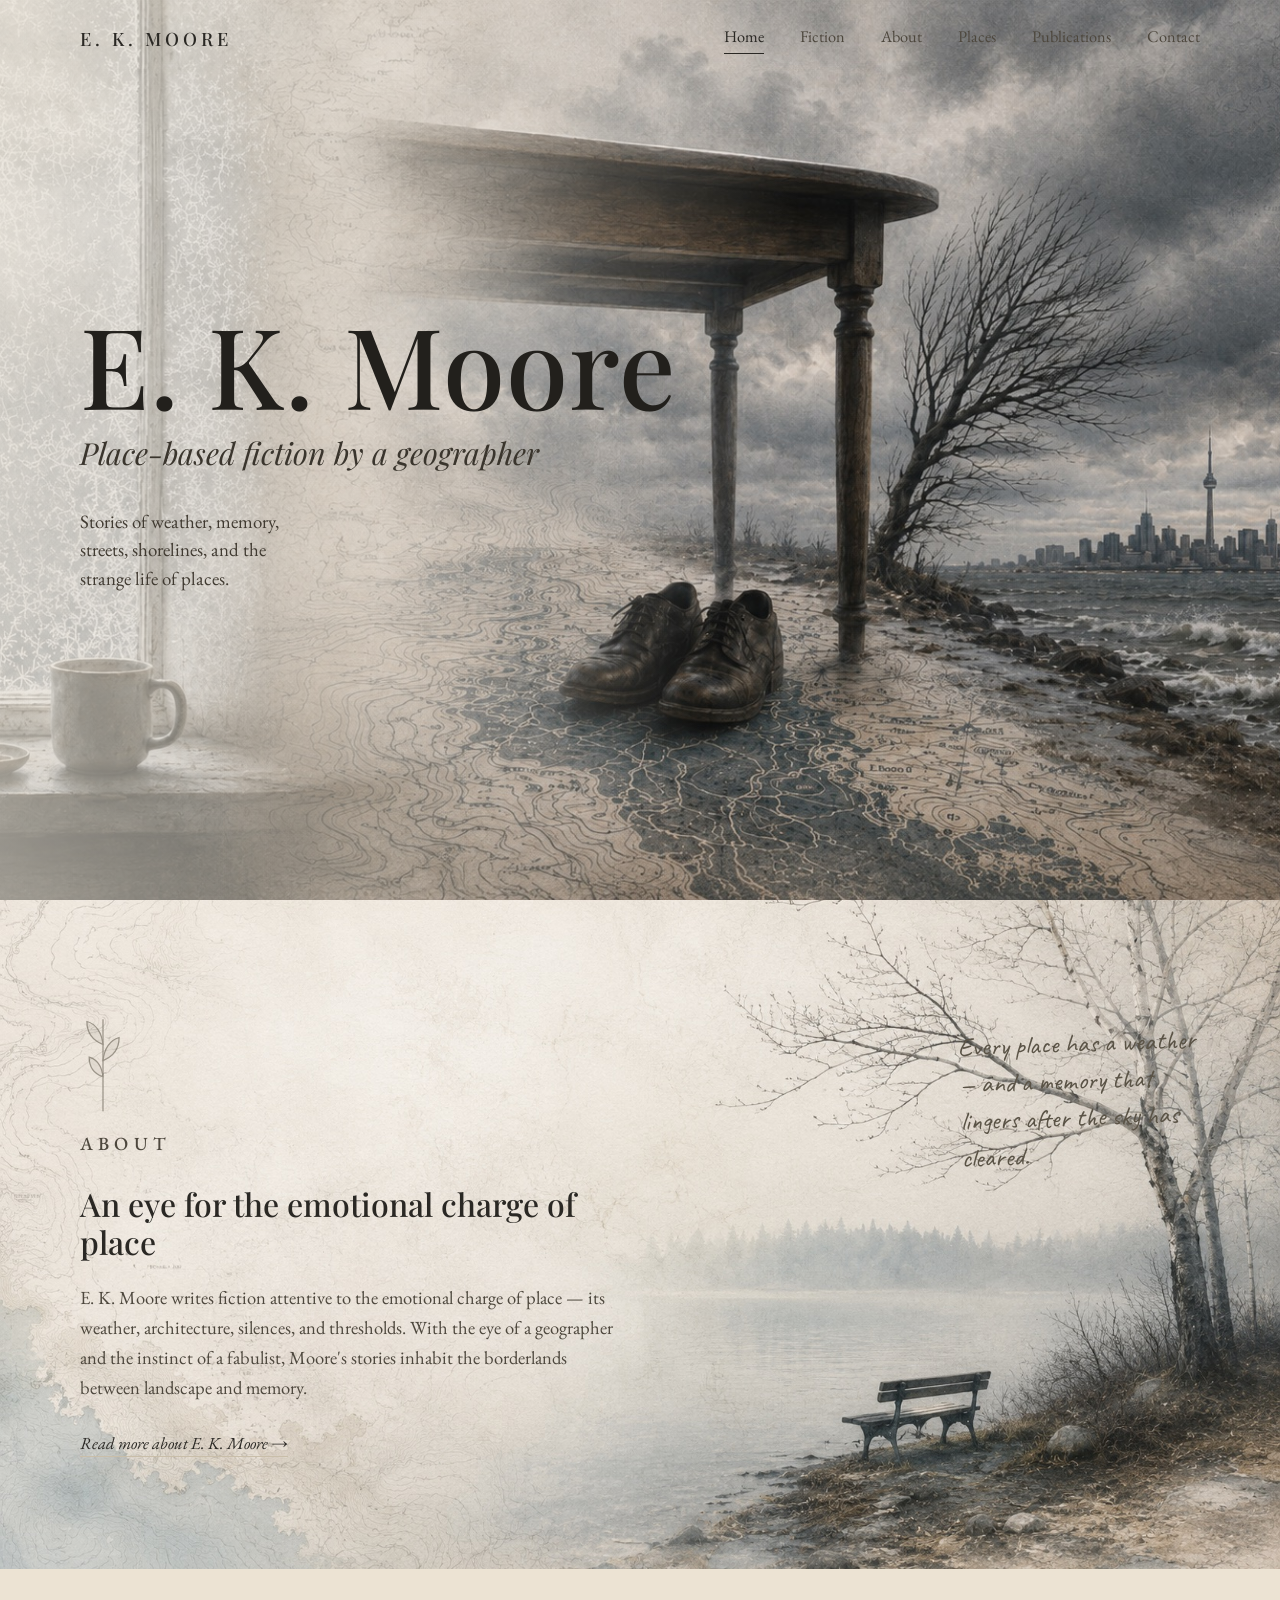
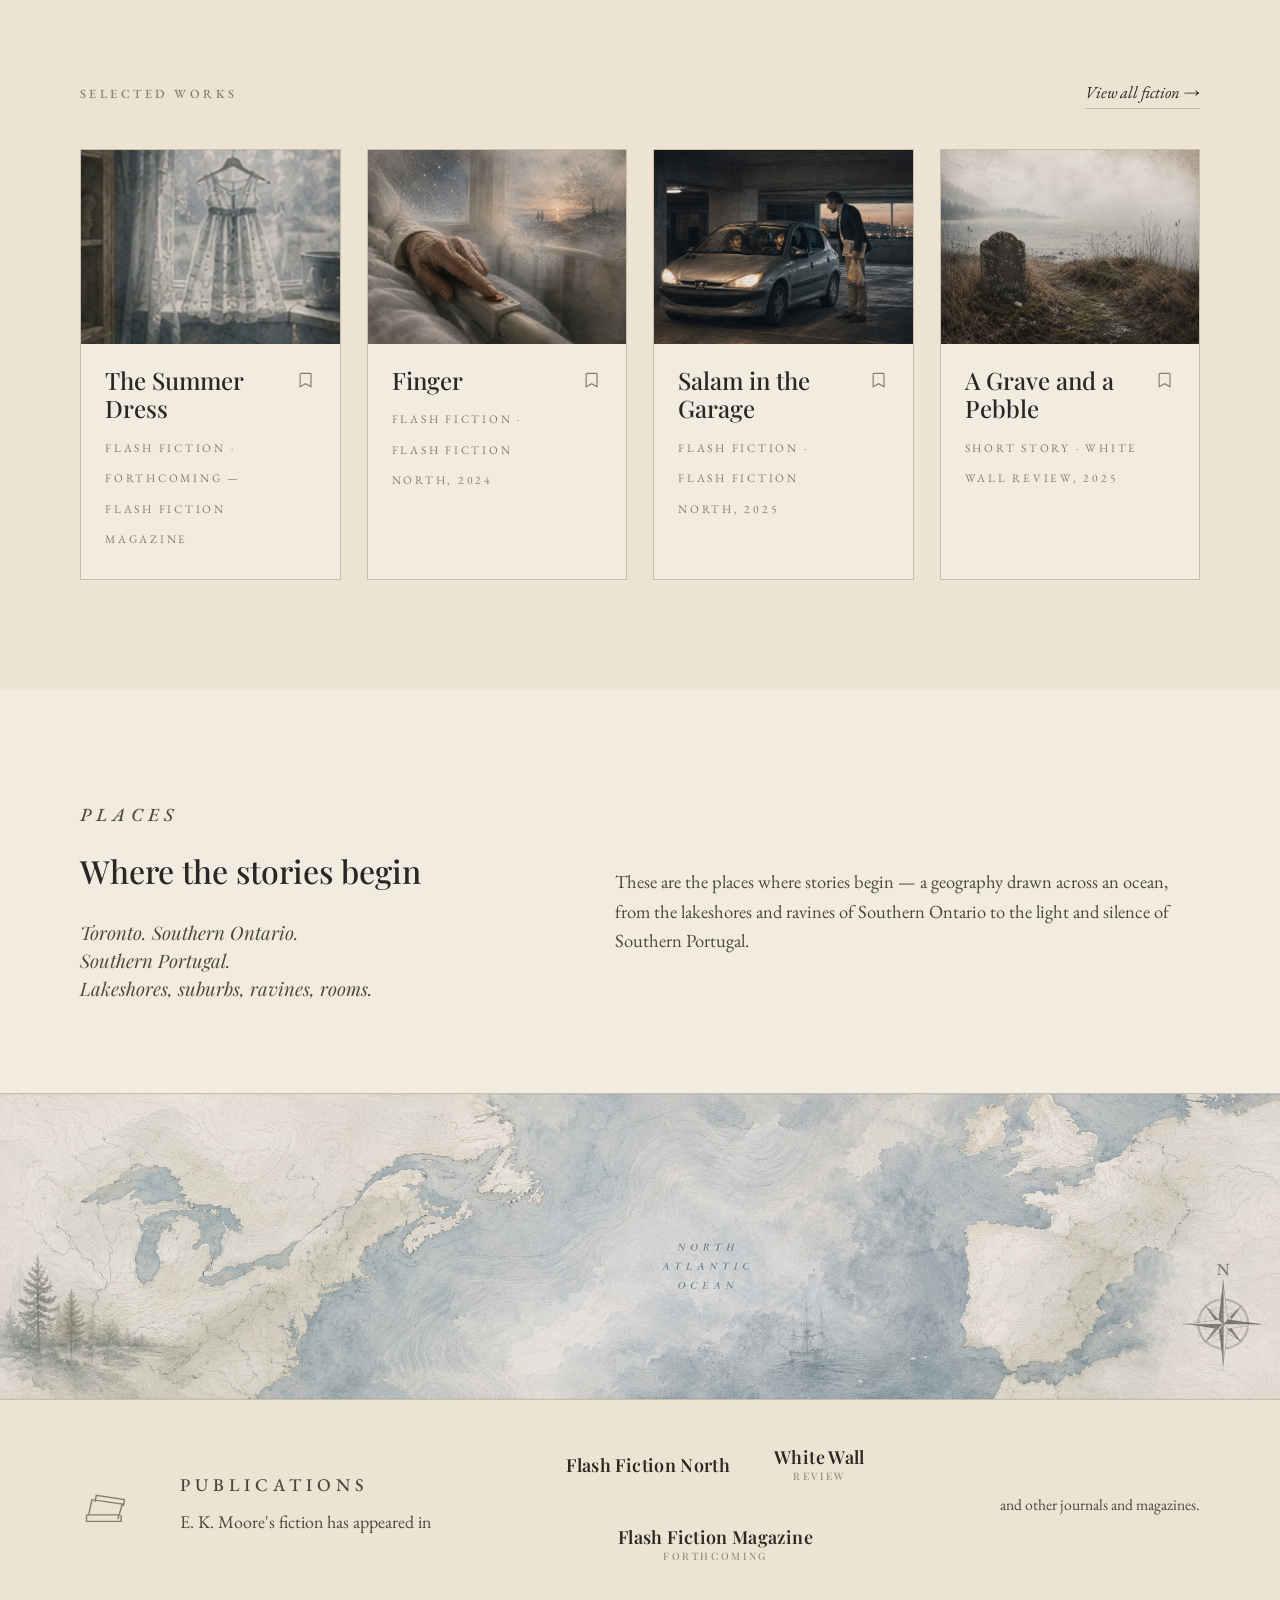
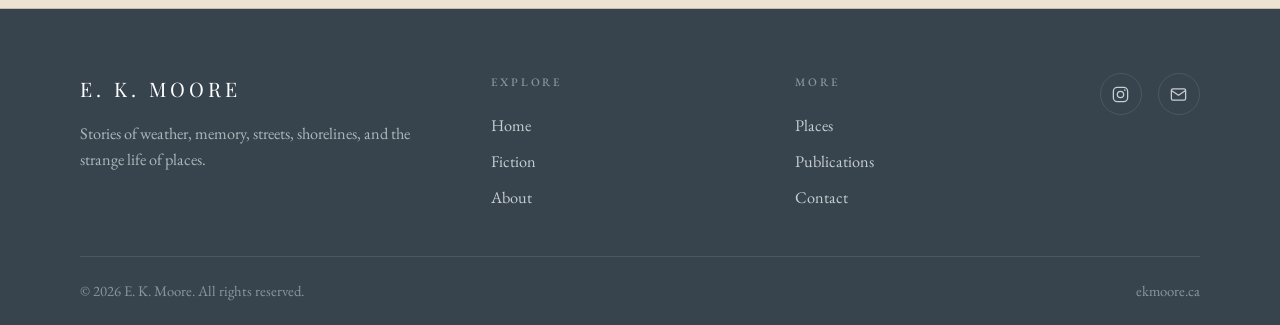
<file: index.html>
<!DOCTYPE html>
<html lang="en">
<head>
<meta charset="UTF-8">
<meta name="viewport" content="width=device-width, initial-scale=1.0">
<title>E. K. Moore — Place-based fiction by a geographer</title>
<meta name="description" content="E. K. Moore writes fiction attentive to the emotional charge of place — its weather, architecture, silences, and thresholds. Stories of Toronto, Southern Ontario, and Southern Portugal.">
<meta name="author" content="E. K. Moore">
<link rel="canonical" href="https://ekmoore.ca/">

<meta name="theme-color" content="#f2ece0">

<!-- Open Graph -->
<meta property="og:site_name" content="E. K. Moore">
<meta property="og:locale" content="en_CA">
<meta property="og:type" content="website">
<meta property="og:url" content="https://ekmoore.ca/">
<meta property="og:title" content="E. K. Moore — Place-based fiction by a geographer">
<meta property="og:description" content="Stories of weather, memory, streets, shorelines, and the strange life of places.">
<meta property="og:image" content="https://ekmoore.ca/assets/img/hero.jpg">
<meta name="twitter:card" content="summary_large_image">

<script type="application/ld+json">
{
  "@context": "https://schema.org",
  "@type": "Person",
  "name": "E. K. Moore",
  "url": "https://ekmoore.ca",
  "jobTitle": "Writer",
  "description": "Writer and geographer. Place-based fiction exploring weather, memory, and thresholds. Published in Flash Fiction North and White Wall Review.",
  "email": "mailto:ekmoore.writer@gmail.com",
  "sameAs": ["https://www.instagram.com/ekmoore.writer"],
  "homeLocation": {"@type": "Place", "name": "Toronto, Canada"}
}
</script>

<link rel="icon" href="/assets/favicon.svg" type="image/svg+xml">
<link rel="preload" as="image" href="/assets/img/hero.jpg" fetchpriority="high">
<link rel="preconnect" href="https://fonts.googleapis.com">
<link rel="preconnect" href="https://fonts.gstatic.com" crossorigin>
<link href="https://fonts.googleapis.com/css2?family=Playfair+Display:ital,wght@0,400;0,500;0,600;0,700;1,400;1,500;1,600&family=EB+Garamond:ital,wght@0,400;0,500;1,400&family=Caveat:wght@400;500&display=swap" rel="stylesheet">

<style>
  :root{
    --paper:#f2ece0;
    --paper-2:#ece3d3;
    --paper-3:#e7ddca;
    --ink:#2a2824;
    --ink-soft:#4d473d;
    --muted:#867c6c;
    --line:#c9bea9;
    --slate:#37444e;
    --slate-deep:#2c383f;
    --slate-line:#4a5860;
    --accent:#6b5d47;
    --display:"Playfair Display",Georgia,serif;
    --body:"EB Garamond",Georgia,serif;
    --hand:"Caveat",cursive;
  }
  *{box-sizing:border-box;margin:0;padding:0}
  html{scroll-behavior:smooth}
  body{
    font-family:var(--body);
    color:var(--ink);
    background:var(--paper);
    font-size:19px;
    line-height:1.6;
    -webkit-font-smoothing:antialiased;
    text-rendering:optimizeLegibility;
  }
  a{color:inherit;text-decoration:none}
  img{max-width:100%;display:block}
  .wrap{max-width:1200px;margin:0 auto;padding:0 40px}
  .eyebrow{
    font-family:var(--body);
    font-size:.78rem;
    letter-spacing:.28em;
    text-transform:uppercase;
    color:var(--muted);
    font-weight:500;
  }
  .arrow-link{
    font-style:italic;
    font-size:1.05rem;
    color:var(--ink);
    border-bottom:1px solid var(--line);
    padding-bottom:2px;
    transition:border-color .3s,color .3s;
  }
  .arrow-link:hover{border-color:var(--ink);color:#000}

  /* ---------- Header ---------- */
  header{
    position:fixed;top:0;left:0;right:0;z-index:50;
    transition:background .4s,box-shadow .4s,border-color .4s;
    border-bottom:1px solid transparent;
  }
  header.scrolled{
    background:rgba(242,236,224,.92);
    backdrop-filter:blur(8px);
    border-bottom:1px solid var(--line);
  }
  .nav{display:flex;align-items:center;justify-content:space-between;height:78px}
  .brand{
    font-family:var(--display);
    font-weight:500;
    font-size:1.15rem;
    letter-spacing:.22em;
    text-transform:uppercase;
  }
  .nav-links{display:flex;gap:36px;align-items:center}
  .nav-links a{
    font-size:1.02rem;
    color:var(--ink-soft);
    position:relative;
    padding-bottom:4px;
    transition:color .25s;
  }
  .nav-links a::after{
    content:"";position:absolute;left:0;bottom:0;height:1px;width:0;
    background:var(--ink);transition:width .3s;
  }
  .nav-links a:hover{color:var(--ink)}
  .nav-links a:hover::after,.nav-links a.active::after{width:100%}
  .nav-links a.active{color:var(--ink)}
  .menu-toggle{display:none;background:none;border:0;cursor:pointer;font-size:1.5rem;color:var(--ink)}

  /* ---------- Hero ---------- */
  .hero{
    position:relative;
    min-height:100vh;
    display:flex;align-items:center;
    background:url("/assets/img/hero.jpg") center/cover no-repeat;
    overflow:hidden;
  }
  .hero::before{
    content:"";position:absolute;inset:0;
    background:linear-gradient(100deg,rgba(238,232,220,.72) 0%,rgba(238,232,220,.35) 34%,rgba(238,232,220,0) 58%);
  }
  .hero-inner{position:relative;z-index:2;max-width:1200px;margin:0 auto;padding:0 40px;width:100%}
  .hero-title{
    font-family:var(--display);
    font-weight:500;
    font-size:clamp(3.4rem,9vw,7rem);
    line-height:1.02;
    letter-spacing:.01em;
    color:#22201c;
  }
  .hero-sub{
    font-family:var(--display);
    font-style:italic;
    font-weight:400;
    font-size:clamp(1.3rem,2.6vw,1.9rem);
    color:#3a352d;
    margin-top:.5rem;
  }
  .hero-tag{
    font-size:1.18rem;
    color:#403a31;
    max-width:24ch;
    margin-top:1.9rem;
    line-height:1.5;
  }

  /* ---------- Section frame ---------- */
  section{position:relative}
  .pad{padding:110px 0}

  /* ---------- About ---------- */
  .about{
    background:url("/assets/img/about.jpg") center right/cover no-repeat;
    background-color:var(--paper);
  }
  .about-grid{display:grid;grid-template-columns:minmax(0,1fr) minmax(0,1fr);gap:40px;align-items:center}
  .about-copy{max-width:34rem}
  .about-copy h2{
    font-family:var(--display);
    font-weight:500;
    font-size:2rem;
    margin:1.1rem 0 1.3rem;
    line-height:1.2;
  }
  .about-copy p{font-size:1.16rem;color:var(--ink-soft);margin-bottom:1.6rem;line-height:1.62}
  .about-copy p em{font-style:italic}
  .about-note{
    justify-self:end;align-self:start;
    font-family:var(--hand);
    font-size:1.65rem;
    line-height:1.4;
    color:#5a5346;
    max-width:15rem;
    text-align:left;
    transform:rotate(-2deg);
    margin-top:1rem;
  }
  .sprig{width:46px;height:auto;opacity:.55;margin-bottom:.4rem}

  /* ---------- Selected works ---------- */
  .works{background:var(--paper-2)}
  .works-head{display:flex;justify-content:space-between;align-items:baseline;margin-bottom:40px;gap:20px;flex-wrap:wrap}
  .cards{display:grid;grid-template-columns:repeat(4,1fr);gap:26px}
  @media(max-width:1150px){.cards{grid-template-columns:repeat(2,1fr)}}
  .card{
    background:var(--paper);
    border:1px solid var(--line);
    display:flex;flex-direction:column;
    transition:transform .35s,box-shadow .35s;
  }
  .card:hover{transform:translateY(-4px);box-shadow:0 18px 40px -22px rgba(40,36,28,.45)}
  .card-img{aspect-ratio:4/3;overflow:hidden;background:var(--paper-3)}
  .card-img img{width:100%;height:100%;object-fit:cover;filter:saturate(.92);transition:transform .6s}
  .card:hover .card-img img{transform:scale(1.04)}
  .card-body{padding:22px 24px 26px;display:flex;align-items:flex-start;justify-content:space-between;gap:14px;flex:1}
  .card-title{font-family:var(--display);font-weight:500;font-size:1.5rem;line-height:1.2;margin-bottom:.5rem}
  .card-genre{font-size:.72rem;letter-spacing:.24em;text-transform:uppercase;color:var(--muted)}
  .card-icon{color:var(--muted);flex-shrink:0;margin-top:4px}

  /* ---------- Places ---------- */
  .places{background:var(--paper);padding-bottom:0}
  .places-grid{display:grid;grid-template-columns:0.9fr 1.1fr;gap:56px;align-items:center;margin-bottom:70px}
  .places-copy h2{font-family:var(--display);font-weight:500;font-size:2rem;margin:1rem 0 1.4rem}
  .places-list{font-family:var(--display);font-size:1.6rem;line-height:1.5;color:var(--ink);margin-bottom:1.3rem}
  .places-copy p{font-size:1.16rem;color:var(--ink-soft);font-style:italic}
  .places-lede{font-size:1.16rem;color:var(--ink-soft);line-height:1.6}
  .map-band{border-top:1px solid var(--line)}
  .map-band img{width:100%;height:auto;display:block;filter:saturate(.96)}

  /* ---------- Publications ---------- */
  .pubs{background:var(--paper-2);border-top:1px solid var(--line);border-bottom:1px solid var(--line)}
  .pubs .wrap{display:flex;align-items:center;gap:48px;flex-wrap:wrap;padding-top:46px;padding-bottom:46px}
  .pubs-illu{color:var(--muted);flex-shrink:0}
  .pubs-lead{max-width:16rem}
  .pubs-lead .eyebrow{display:block;margin-bottom:.5rem}
  .pubs-lead span{font-size:1.12rem;color:var(--ink-soft)}
  .pubs-names{display:flex;align-items:center;justify-content:center;gap:44px;flex-wrap:wrap;flex:1}
  .pub-name{font-family:var(--display);text-align:center;line-height:1.1;color:var(--ink)}
  .pub-name .big{font-size:1.12rem;font-weight:600;letter-spacing:.02em;white-space:nowrap}
  .pub-name .small{font-size:.64rem;letter-spacing:.26em;text-transform:uppercase;color:var(--muted);display:block;margin-top:4px}
  .pubs-tail{font-size:.98rem;color:var(--ink-soft);max-width:13rem}

  /* ---------- Footer ---------- */
  footer{background:var(--slate);color:#d9dde0}
  .foot-grid{display:grid;grid-template-columns:1.4fr 1fr 1fr auto;gap:40px;padding:64px 0 40px}
  .foot-brand{font-family:var(--display);font-size:1.25rem;letter-spacing:.2em;text-transform:uppercase;margin-bottom:1rem;color:#fff}
  .foot-tag{font-size:1.02rem;color:#aeb6bb;max-width:22rem;line-height:1.55}
  .foot-col h4{font-size:.72rem;letter-spacing:.24em;text-transform:uppercase;color:#8b969d;font-weight:500;margin-bottom:1rem}
  .foot-col a{display:block;color:#c7ced2;font-size:1.02rem;padding:5px 0;transition:color .25s}
  .foot-col a:hover{color:#fff}
  .foot-social{display:flex;gap:16px;align-items:flex-start}
  .foot-social a{
    width:42px;height:42px;border:1px solid var(--slate-line);border-radius:50%;
    display:flex;align-items:center;justify-content:center;color:#c7ced2;transition:all .25s;
  }
  .foot-social a:hover{background:#fff;color:var(--slate);border-color:#fff}
  .foot-bottom{border-top:1px solid var(--slate-line);padding:22px 0;display:flex;justify-content:space-between;flex-wrap:wrap;gap:12px}
  .foot-bottom p{font-size:.92rem;color:#8b969d}

  /* ---------- Responsive ---------- */
  @media(max-width:900px){
    .nav-links{
      position:fixed;top:78px;right:0;left:0;
      background:rgba(242,236,224,.98);backdrop-filter:blur(10px);
      flex-direction:column;gap:0;padding:12px 40px 24px;
      border-bottom:1px solid var(--line);
      transform:translateY(-140%);transition:transform .35s;
    }
    .nav-links.open{transform:translateY(0)}
    .nav-links a{padding:12px 0;width:100%;border-bottom:1px solid var(--line)}
    .menu-toggle{display:block}
    .about-grid{grid-template-columns:1fr;gap:30px}
    .about{background-position:center bottom;background-size:140%;padding-bottom:280px}
    .about-note{justify-self:start;transform:rotate(-1.5deg)}
    .cards{grid-template-columns:1fr;max-width:460px}
    .places-grid{grid-template-columns:1fr;gap:32px}
    .foot-grid{grid-template-columns:1fr 1fr;gap:32px}
  }
  @media(max-width:560px){
    .wrap,.hero-inner{padding:0 24px}
    body{font-size:18px}
    .pad{padding:74px 0}
    .foot-grid{grid-template-columns:1fr}
    .pubs-names{gap:24px}
  }
</style>
</head>
<body>

<!-- ===================== HEADER ===================== -->
<header id="site-header">
  <div class="wrap nav">
    <a href="#top" class="brand">E. K. Moore</a>
    <button class="menu-toggle" id="menuToggle" aria-label="Menu">☰</button>
    <nav class="nav-links" id="navLinks">
      <a href="#top" class="active">Home</a>
      <a href="/fiction">Fiction</a>
      <a href="/about">About</a>
      <a href="#places">Places</a>
      <a href="#pubs">Publications</a>
      <a href="mailto:ekmoore.writer@gmail.com">Contact</a>
    </nav>
  </div>
</header>

<!-- ===================== HERO ===================== -->
<section class="hero" id="top">
  <div class="hero-inner">
    <h1 class="hero-title">E. K. Moore</h1>
    <p class="hero-sub">Place-based fiction by a geographer</p>
    <p class="hero-tag">Stories of weather, memory, streets, shorelines, and the strange life of places.</p>
  </div>
</section>

<!-- ===================== ABOUT ===================== -->
<section class="about pad" id="about">
  <div class="wrap about-grid">
    <div class="about-copy">
      <svg class="sprig" viewBox="0 0 40 90" fill="none" stroke="#5a5346" stroke-width="1.1" xmlns="http://www.w3.org/2000/svg">
        <path d="M20 88 C20 60 20 40 20 8"/>
        <path d="M20 30 C10 26 6 18 6 10 C14 12 19 20 20 30Z" fill="#5a534622"/>
        <path d="M20 44 C30 40 34 32 34 24 C26 26 21 34 20 44Z" fill="#5a534622"/>
        <path d="M20 58 C11 55 8 48 8 41 C15 43 19 50 20 58Z" fill="#5a534622"/>
      </svg>
      <p class="eyebrow">About</p>
      <h2>An eye for the emotional charge of place</h2>
      <p>E. K. Moore writes fiction attentive to the emotional charge of place — its weather, architecture, silences, and thresholds. With the eye of a geographer and the instinct of a fabulist, Moore's stories inhabit the borderlands between landscape and memory.</p>
      <a href="/about" class="arrow-link">Read more about E. K. Moore →</a>
    </div>
    <p class="about-note">Every place has a weather — and a memory that lingers after the sky has cleared.</p>
  </div>
</section>

<!-- ===================== SELECTED WORKS ===================== -->
<section class="works pad" id="works">
  <div class="wrap">
    <div class="works-head">
      <p class="eyebrow">Selected Works</p>
      <a href="/fiction" class="arrow-link">View all fiction →</a>
    </div>
    <div class="cards">

      <article class="card">
        <div class="card-img"><img src="/assets/img/story-summer-dress.jpg" alt="A pale summer dress on a hanger before a frosted window." loading="lazy"></div>
        <div class="card-body">
          <div>
            <h3 class="card-title">The Summer Dress</h3>
            <span class="card-genre">Flash Fiction · Forthcoming — Flash Fiction Magazine</span>
          </div>
          <svg class="card-icon" width="20" height="20" viewBox="0 0 24 24" fill="none" stroke="currentColor" stroke-width="1.4"><path d="M6 4h11a1 1 0 0 1 1 1v15l-6.5-3.5L5 20V5a1 1 0 0 1 1-1Z"/></svg>
        </div>
      </article>

      <a class="card" href="/fiction/finger">
        <div class="card-img"><img src="/assets/img/story-finger.jpg" alt="A weathered hand rests on a call button; a constellation and a distant shore appear beyond the window." loading="lazy"></div>
        <div class="card-body">
          <div>
            <h3 class="card-title">Finger</h3>
            <span class="card-genre">Flash Fiction · Flash Fiction North, 2024</span>
          </div>
          <svg class="card-icon" width="20" height="20" viewBox="0 0 24 24" fill="none" stroke="currentColor" stroke-width="1.4"><path d="M6 4h11a1 1 0 0 1 1 1v15l-6.5-3.5L5 20V5a1 1 0 0 1 1-1Z"/></svg>
        </div>
      </a>

      <a class="card" href="/fiction/salam-in-the-garage">
        <div class="card-img"><img src="/assets/img/story-salam.jpg" alt="A man with groceries and a newspaper leans to speak with young men in a battered car in a parking garage at dusk." loading="lazy"></div>
        <div class="card-body">
          <div>
            <h3 class="card-title">Salam in the Garage</h3>
            <span class="card-genre">Flash Fiction · Flash Fiction North, 2025</span>
          </div>
          <svg class="card-icon" width="20" height="20" viewBox="0 0 24 24" fill="none" stroke="currentColor" stroke-width="1.4"><path d="M6 4h11a1 1 0 0 1 1 1v15l-6.5-3.5L5 20V5a1 1 0 0 1 1-1Z"/></svg>
        </div>
      </a>

      <a class="card" href="/fiction/a-grave-and-a-pebble">
        <div class="card-img"><img src="/assets/img/story-grave.jpg" alt="A lichen-covered headstone by a misty shore, a pale pebble resting at its base." loading="lazy"></div>
        <div class="card-body">
          <div>
            <h3 class="card-title">A Grave and a Pebble</h3>
            <span class="card-genre">Short Story · White Wall Review, 2025</span>
          </div>
          <svg class="card-icon" width="20" height="20" viewBox="0 0 24 24" fill="none" stroke="currentColor" stroke-width="1.4"><path d="M6 4h11a1 1 0 0 1 1 1v15l-6.5-3.5L5 20V5a1 1 0 0 1 1-1Z"/></svg>
        </div>
      </a>

    </div>
  </div>
</section>

<!-- ===================== PLACES ===================== -->
<section class="places pad" id="places">
  <div class="wrap places-grid">
    <div class="places-copy">
      <p class="eyebrow">Places</p>
      <h2>Where the stories begin</h2>
      <p class="places-list">Toronto. Southern Ontario.<br>Southern Portugal.<br>Lakeshores, suburbs, ravines, rooms.</p>
    </div>
    <p class="places-lede">These are the places where stories begin — a geography drawn across an ocean, from the lakeshores and ravines of Southern Ontario to the light and silence of Southern Portugal.</p>
  </div>
  <div class="map-band">
    <img src="/assets/img/map.jpg" alt="Antique watercolour map of the North Atlantic, from the Great Lakes to the Iberian coast, with a tall ship mid-ocean." loading="lazy">
  </div>
</section>

<!-- ===================== PUBLICATIONS ===================== -->
<section class="pubs" id="pubs">
  <div class="wrap">
    <svg class="pubs-illu" width="52" height="52" viewBox="0 0 48 48" fill="none" stroke="currentColor" stroke-width="1.3">
      <path d="M6 34h30M8 34l3-14 28 4-4 14M14 22l1-6 26 4-1 6"/>
      <path d="M6 34v6h32v-6"/>
    </svg>
    <div class="pubs-lead">
      <span class="eyebrow">Publications</span>
      <span>E. K. Moore's fiction has appeared in</span>
    </div>
    <div class="pubs-names">
      <a class="pub-name" href="https://www.flashfictionnorth.com/" target="_blank" rel="noopener"><span class="big">Flash Fiction North</span></a>
      <a class="pub-name" href="https://whitewallreview.com/a-grave-and-a-pebble/" target="_blank" rel="noopener"><span class="big">White Wall</span><span class="small">Review</span></a>
      <a class="pub-name" href="https://flashfictionmagazine.com/" target="_blank" rel="noopener"><span class="big">Flash Fiction Magazine</span><span class="small">Forthcoming</span></a>
    </div>
    <p class="pubs-tail">and other journals and magazines.</p>
  </div>
</section>

<!-- ===================== FOOTER ===================== -->
<footer id="contact">
  <div class="wrap">
    <div class="foot-grid">
      <div>
        <div class="foot-brand">E. K. Moore</div>
        <p class="foot-tag">Stories of weather, memory, streets, shorelines, and the strange life of places.</p>
      </div>
      <div class="foot-col">
        <h4>Explore</h4>
        <a href="#top">Home</a>
        <a href="/fiction">Fiction</a>
        <a href="/about">About</a>
      </div>
      <div class="foot-col">
        <h4>More</h4>
        <a href="#places">Places</a>
        <a href="#pubs">Publications</a>
        <a href="mailto:ekmoore.writer@gmail.com">Contact</a>
      </div>
      <div class="foot-social">
        <a href="https://www.instagram.com/ekmoore.writer" target="_blank" rel="noopener" aria-label="Instagram" title="@ekmoore.writer">
          <svg width="19" height="19" viewBox="0 0 24 24" fill="none" stroke="currentColor" stroke-width="1.6"><rect x="3" y="3" width="18" height="18" rx="5"/><circle cx="12" cy="12" r="4"/><circle cx="17.5" cy="6.5" r="1" fill="currentColor" stroke="none"/></svg>
        </a>
        <a href="mailto:ekmoore.writer@gmail.com" aria-label="Email" title="Email">
          <svg width="19" height="19" viewBox="0 0 24 24" fill="none" stroke="currentColor" stroke-width="1.6"><rect x="3" y="5" width="18" height="14" rx="2"/><path d="m3 7 9 6 9-6"/></svg>
        </a>
      </div>
    </div>
    <div class="foot-bottom">
      <p>© 2026 E. K. Moore. All rights reserved.</p>
      <p>ekmoore.ca</p>
    </div>
  </div>
</footer>

<script>
  // Header background on scroll
  const header=document.getElementById('site-header');
  const onScroll=()=>header.classList.toggle('scrolled',window.scrollY>40);
  onScroll();window.addEventListener('scroll',onScroll,{passive:true});

  // Mobile menu
  const toggle=document.getElementById('menuToggle');
  const links=document.getElementById('navLinks');
  toggle.addEventListener('click',()=>links.classList.toggle('open'));
  links.querySelectorAll('a').forEach(a=>a.addEventListener('click',()=>links.classList.remove('open')));

  // Active nav link on scroll
  const sections=[...document.querySelectorAll('section[id]')];
  const navItems=[...links.querySelectorAll('a')];
  const spy=()=>{
    const y=window.scrollY+140;let cur='top';
    for(const s of sections){if(s.offsetTop<=y)cur=s.id;}
    navItems.forEach(a=>a.classList.toggle('active',a.getAttribute('href')==='#'+cur));
  };
  spy();window.addEventListener('scroll',spy,{passive:true});
</script>

<!-- Microsoft Clarity -->
<script type="text/javascript">
  (function(c,l,a,r,i,t,y){
    c[a]=c[a]||function(){(c[a].q=c[a].q||[]).push(arguments)};
    t=l.createElement(r);t.async=1;t.src="https://www.clarity.ms/tag/"+i;
    y=l.getElementsByTagName(r)[0];y.parentNode.insertBefore(t,y);
  })(window,document,"clarity","script","xi8r6ycbxg");
</script>

</body>
</html>
</file>
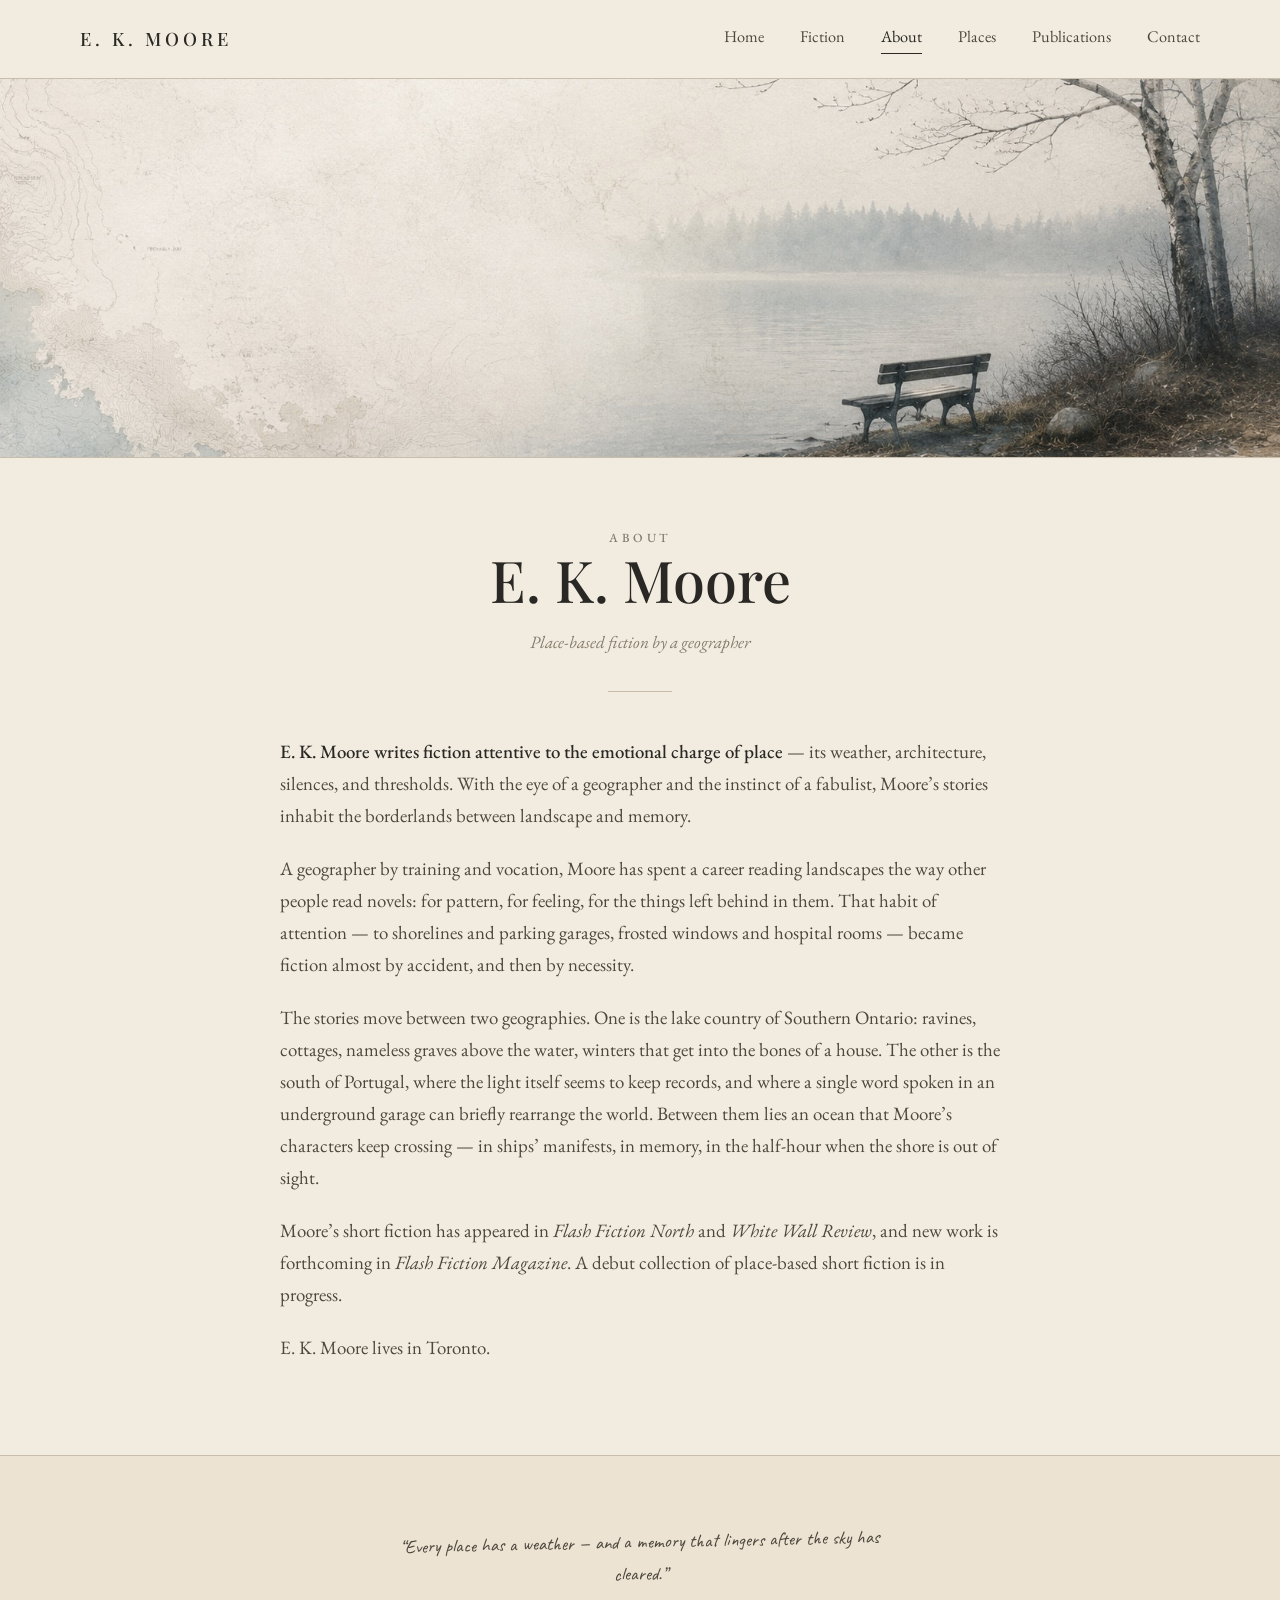
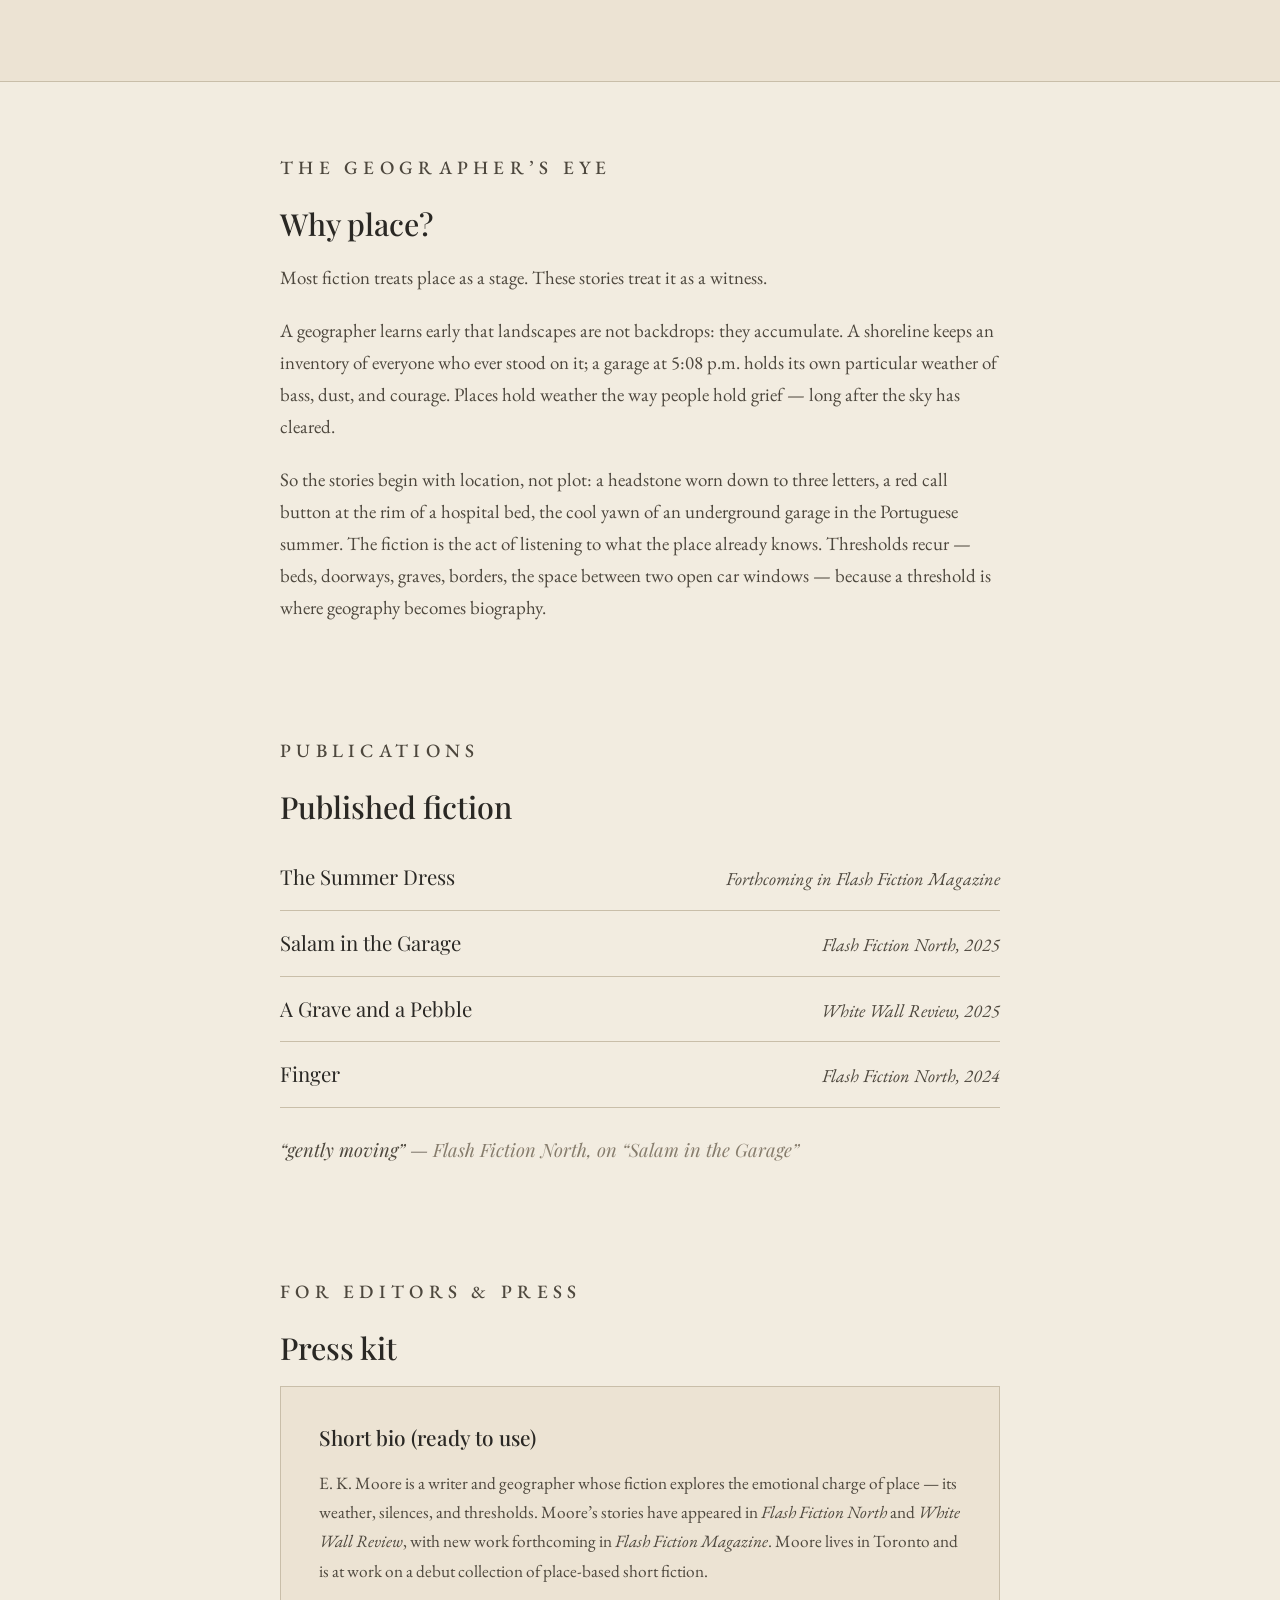
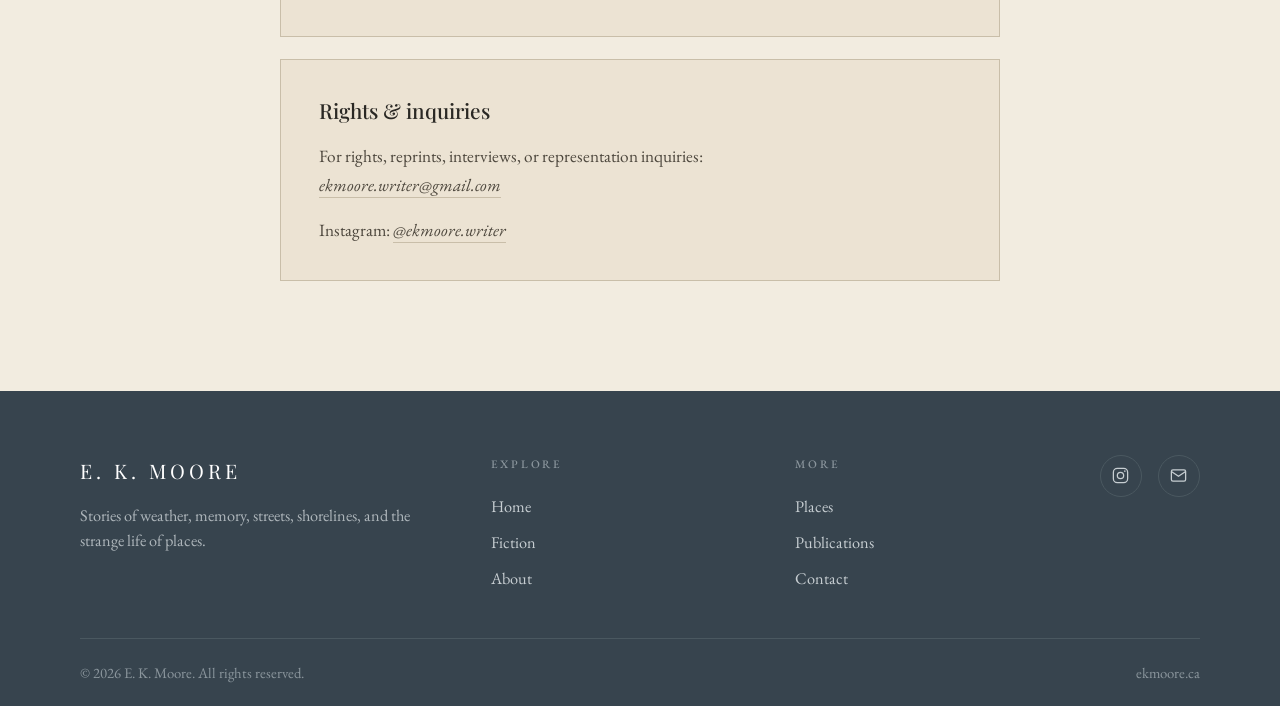
<file: about.html>
<!DOCTYPE html>
<html lang="en">
<head>
<meta charset="UTF-8">
<meta name="viewport" content="width=device-width, initial-scale=1.0">
<title>About — E. K. Moore</title>
<meta name="description" content="E. K. Moore is a writer and geographer whose fiction explores the emotional charge of place. Stories in Flash Fiction North and White Wall Review. Based in Toronto; at work on a debut collection of place-based short fiction.">
<link rel="canonical" href="https://ekmoore.ca/about">
<meta property="og:type" content="profile">
<meta property="og:url" content="https://ekmoore.ca/about">
<meta property="og:title" content="About E. K. Moore — place-based fiction by a geographer">
<meta property="og:description" content="With the eye of a geographer and the instinct of a fabulist, Moore's stories inhabit the borderlands between landscape and memory.">
<meta property="og:image" content="https://ekmoore.ca/assets/img/about.jpg">
<meta name="twitter:card" content="summary_large_image">
<link rel="icon" href="/assets/favicon.svg" type="image/svg+xml">
<link rel="preconnect" href="https://fonts.googleapis.com">
<link rel="preconnect" href="https://fonts.gstatic.com" crossorigin>
<link href="https://fonts.googleapis.com/css2?family=Playfair+Display:ital,wght@0,400;0,500;0,600;1,400;1,500&family=EB+Garamond:ital,wght@0,400;0,500;1,400&family=Caveat:wght@400;500&display=swap" rel="stylesheet">
<link rel="stylesheet" href="/assets/site.css">
<script type="application/ld+json">
{
  "@context": "https://schema.org",
  "@type": "Person",
  "name": "E. K. Moore",
  "url": "https://ekmoore.ca",
  "jobTitle": "Writer",
  "description": "Writer and geographer. Place-based fiction exploring weather, memory, and thresholds. Published in Flash Fiction North and White Wall Review.",
  "email": "mailto:ekmoore.writer@gmail.com",
  "sameAs": ["https://www.instagram.com/ekmoore.writer"],
  "homeLocation": {"@type": "Place", "name": "Toronto, Canada"}
}
</script>
</head>
<body>

<header>
  <div class="wrap nav">
    <a href="/" class="brand">E. K. Moore</a>
    <button class="menu-toggle" id="menuToggle" aria-label="Menu">☰</button>
    <nav class="nav-links" id="navLinks">
      <a href="/">Home</a>
      <a href="/fiction">Fiction</a>
      <a href="/about" class="active">About</a>
      <a href="/#places">Places</a>
      <a href="/#pubs">Publications</a>
      <a href="mailto:ekmoore.writer@gmail.com">Contact</a>
    </nav>
  </div>
</header>

<div class="band">
  <img src="/assets/img/about.jpg" alt="A lone bench beneath a bare birch on a misty lakeshore, map contours dissolving into the fog." style="object-position:center 65%">
</div>

<div class="page-head narrow">
  <p class="eyebrow">About</p>
  <h1>E. K. Moore</h1>
  <p class="credit">Place-based fiction by a geographer</p>
  <div class="rule"></div>
</div>

<section class="sheet narrow" style="padding-top:0">
  <p><strong>E. K. Moore writes fiction attentive to the emotional charge of place</strong> — its weather, architecture, silences, and thresholds. With the eye of a geographer and the instinct of a fabulist, Moore’s stories inhabit the borderlands between landscape and memory.</p>
  <p>A geographer by training and vocation, Moore has spent a career reading landscapes the way other people read novels: for pattern, for feeling, for the things left behind in them. That habit of attention — to shorelines and parking garages, frosted windows and hospital rooms — became fiction almost by accident, and then by necessity.</p>
  <p>The stories move between two geographies. One is the lake country of Southern Ontario: ravines, cottages, nameless graves above the water, winters that get into the bones of a house. The other is the south of Portugal, where the light itself seems to keep records, and where a single word spoken in an underground garage can briefly rearrange the world. Between them lies an ocean that Moore’s characters keep crossing — in ships’ manifests, in memory, in the half-hour when the shore is out of sight.</p>
  <p>Moore’s short fiction has appeared in <em>Flash Fiction North</em> and <em>White Wall Review</em>, and new work is forthcoming in <em>Flash Fiction Magazine</em>. A debut collection of place-based short fiction is in progress.</p>
  <p>E. K. Moore lives in Toronto.</p>
</section>

<section class="sheet" style="background:var(--paper-2);border-top:1px solid var(--line);border-bottom:1px solid var(--line)">
  <div class="narrow">
    <p class="pullquote">“Every place has a weather — and a memory that lingers after the sky has cleared.”</p>
  </div>
</section>

<section class="sheet narrow">
  <p class="eyebrow">The Geographer’s Eye</p>
  <h2>Why place?</h2>
  <p>Most fiction treats place as a stage. These stories treat it as a witness.</p>
  <p>A geographer learns early that landscapes are not backdrops: they accumulate. A shoreline keeps an inventory of everyone who ever stood on it; a garage at 5:08 p.m. holds its own particular weather of bass, dust, and courage. Places hold weather the way people hold grief — long after the sky has cleared.</p>
  <p>So the stories begin with location, not plot: a headstone worn down to three letters, a red call button at the rim of a hospital bed, the cool yawn of an underground garage in the Portuguese summer. The fiction is the act of listening to what the place already knows. Thresholds recur — beds, doorways, graves, borders, the space between two open car windows — because a threshold is where geography becomes biography.</p>
</section>

<section class="sheet narrow" style="padding-top:20px">
  <p class="eyebrow">Publications</p>
  <h2>Published fiction</h2>
  <ul class="pubs-list">
    <li>
      <span class="story">The Summer Dress</span>
      <span class="where">Forthcoming in <a href="https://flashfictionmagazine.com/" target="_blank" rel="noopener">Flash Fiction Magazine</a></span>
    </li>
    <li>
      <a class="story" href="/fiction/salam-in-the-garage">Salam in the Garage</a>
      <span class="where"><a href="https://www.flashfictionnorth.com/" target="_blank" rel="noopener">Flash Fiction North</a>, 2025</span>
    </li>
    <li>
      <a class="story" href="/fiction/a-grave-and-a-pebble">A Grave and a Pebble</a>
      <span class="where"><a href="https://whitewallreview.com/a-grave-and-a-pebble/" target="_blank" rel="noopener">White Wall Review</a>, 2025</span>
    </li>
    <li>
      <a class="story" href="/fiction/finger">Finger</a>
      <span class="where"><a href="https://www.flashfictionnorth.com/" target="_blank" rel="noopener">Flash Fiction North</a>, 2024</span>
    </li>
  </ul>
  <p style="margin-top:1.6rem;font-family:var(--display);font-style:italic;font-size:1.15rem;color:var(--ink-soft)">“gently moving” — <span style="color:var(--muted)">Flash Fiction North, on “Salam in the Garage”</span></p>
</section>

<section class="sheet narrow" style="padding-top:20px">
  <p class="eyebrow">For Editors &amp; Press</p>
  <h2>Press kit</h2>
  <div class="presscard">
    <h3>Short bio (ready to use)</h3>
    <p>E. K. Moore is a writer and geographer whose fiction explores the emotional charge of place — its weather, silences, and thresholds. Moore’s stories have appeared in <em>Flash Fiction North</em> and <em>White Wall Review</em>, with new work forthcoming in <em>Flash Fiction Magazine</em>. Moore lives in Toronto and is at work on a debut collection of place-based short fiction.</p>
  </div>
  <div class="presscard" style="margin-top:22px">
    <h3>Rights &amp; inquiries</h3>
    <p>For rights, reprints, interviews, or representation inquiries:<br>
    <a class="mail" href="mailto:ekmoore.writer@gmail.com">ekmoore.writer@gmail.com</a></p>
    <p style="margin-bottom:0">Instagram: <a class="mail" href="https://www.instagram.com/ekmoore.writer" target="_blank" rel="noopener">@ekmoore.writer</a></p>
  </div>
</section>

<footer id="contact">
  <div class="wrap">
    <div class="foot-grid">
      <div>
        <div class="foot-brand">E. K. Moore</div>
        <p class="foot-tag">Stories of weather, memory, streets, shorelines, and the strange life of places.</p>
      </div>
      <div class="foot-col">
        <h4>Explore</h4>
        <a href="/">Home</a>
        <a href="/fiction">Fiction</a>
        <a href="/about">About</a>
      </div>
      <div class="foot-col">
        <h4>More</h4>
        <a href="/#places">Places</a>
        <a href="/#pubs">Publications</a>
        <a href="mailto:ekmoore.writer@gmail.com">Contact</a>
      </div>
      <div class="foot-social">
        <a href="https://www.instagram.com/ekmoore.writer" target="_blank" rel="noopener" aria-label="Instagram" title="@ekmoore.writer">
          <svg width="19" height="19" viewBox="0 0 24 24" fill="none" stroke="currentColor" stroke-width="1.6"><rect x="3" y="3" width="18" height="18" rx="5"/><circle cx="12" cy="12" r="4"/><circle cx="17.5" cy="6.5" r="1" fill="currentColor" stroke="none"/></svg>
        </a>
        <a href="mailto:ekmoore.writer@gmail.com" aria-label="Email" title="Email">
          <svg width="19" height="19" viewBox="0 0 24 24" fill="none" stroke="currentColor" stroke-width="1.6"><rect x="3" y="5" width="18" height="14" rx="2"/><path d="m3 7 9 6 9-6"/></svg>
        </a>
      </div>
    </div>
    <div class="foot-bottom">
      <p>© 2026 E. K. Moore. All rights reserved.</p>
      <p>ekmoore.ca</p>
    </div>
  </div>
</footer>

<script>
  const toggle=document.getElementById('menuToggle');
  const links=document.getElementById('navLinks');
  toggle.addEventListener('click',()=>links.classList.toggle('open'));
</script>
<script type="text/javascript">
  (function(c,l,a,r,i,t,y){
    c[a]=c[a]||function(){(c[a].q=c[a].q||[]).push(arguments)};
    t=l.createElement(r);t.async=1;t.src="https://www.clarity.ms/tag/"+i;
    y=l.getElementsByTagName(r)[0];y.parentNode.insertBefore(t,y);
  })(window,document,"clarity","script","xi8r6ycbxg");
</script>
</body>
</html>
</file>
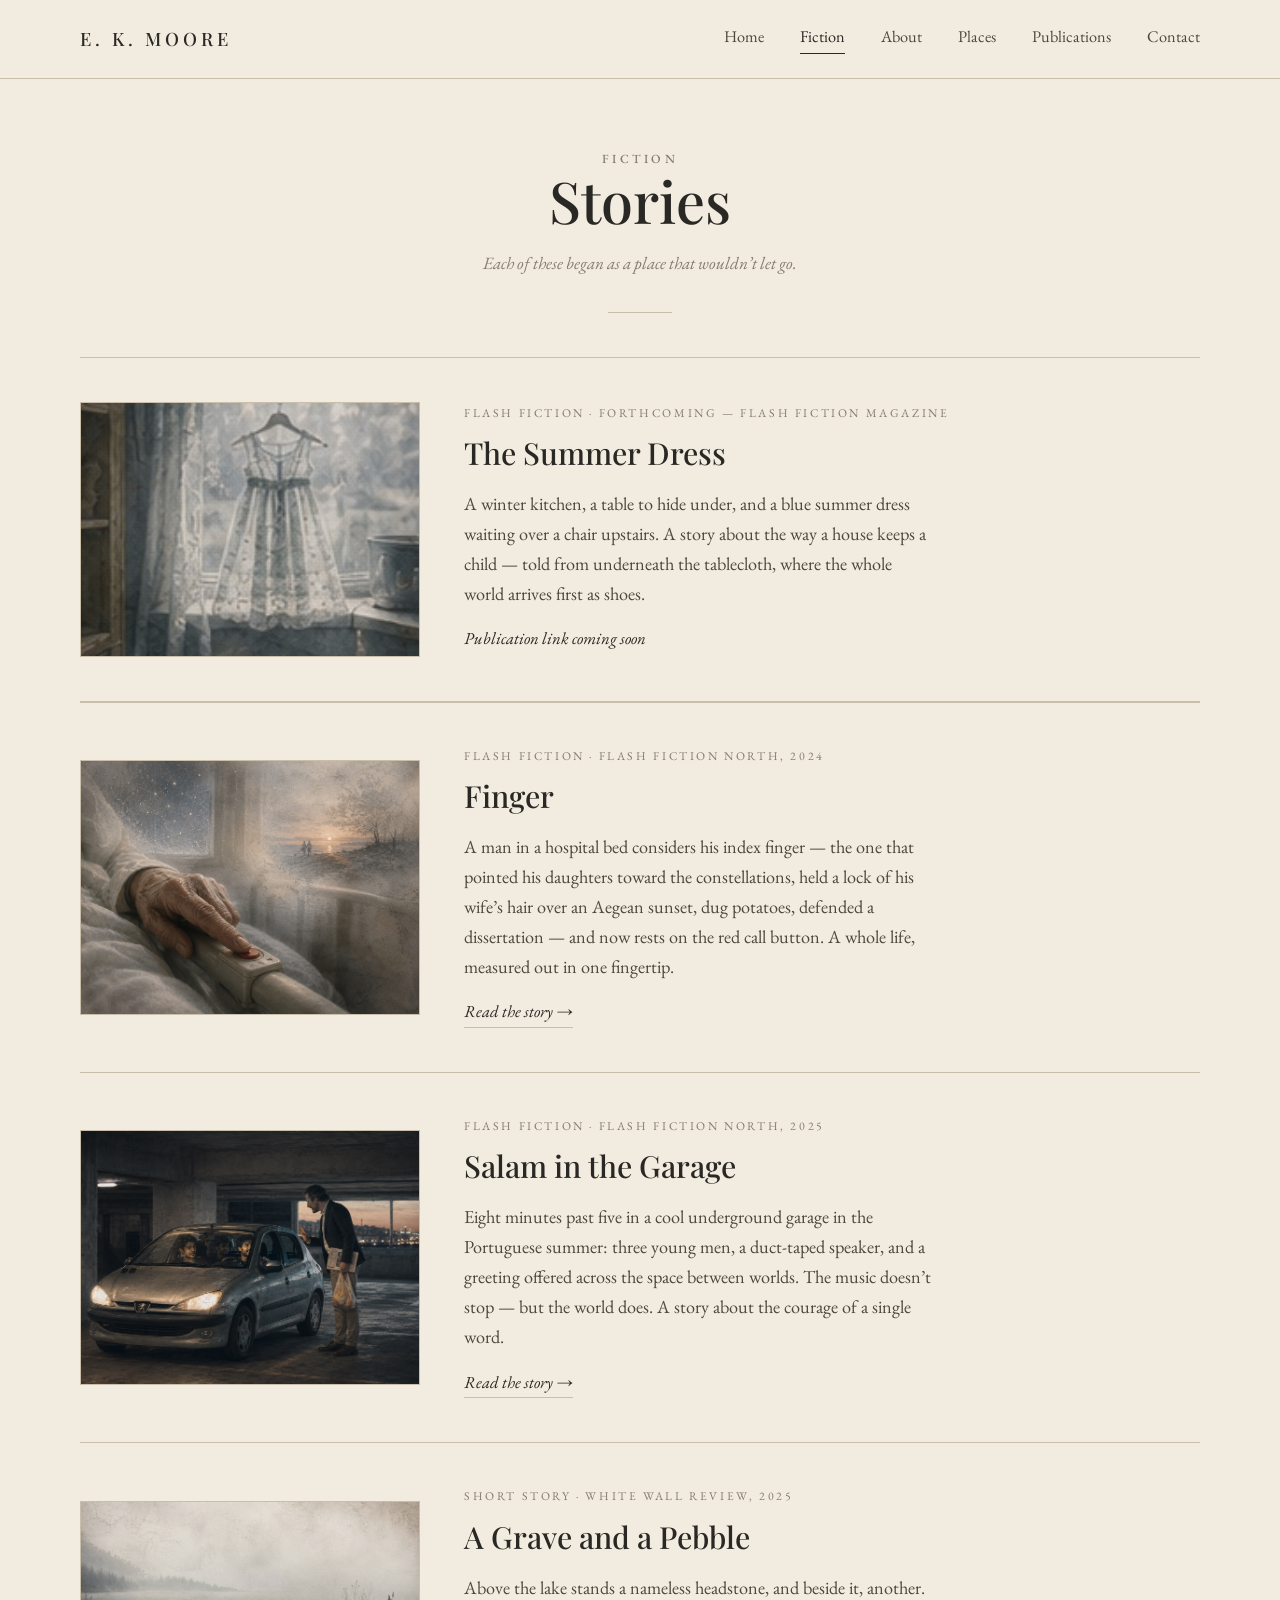
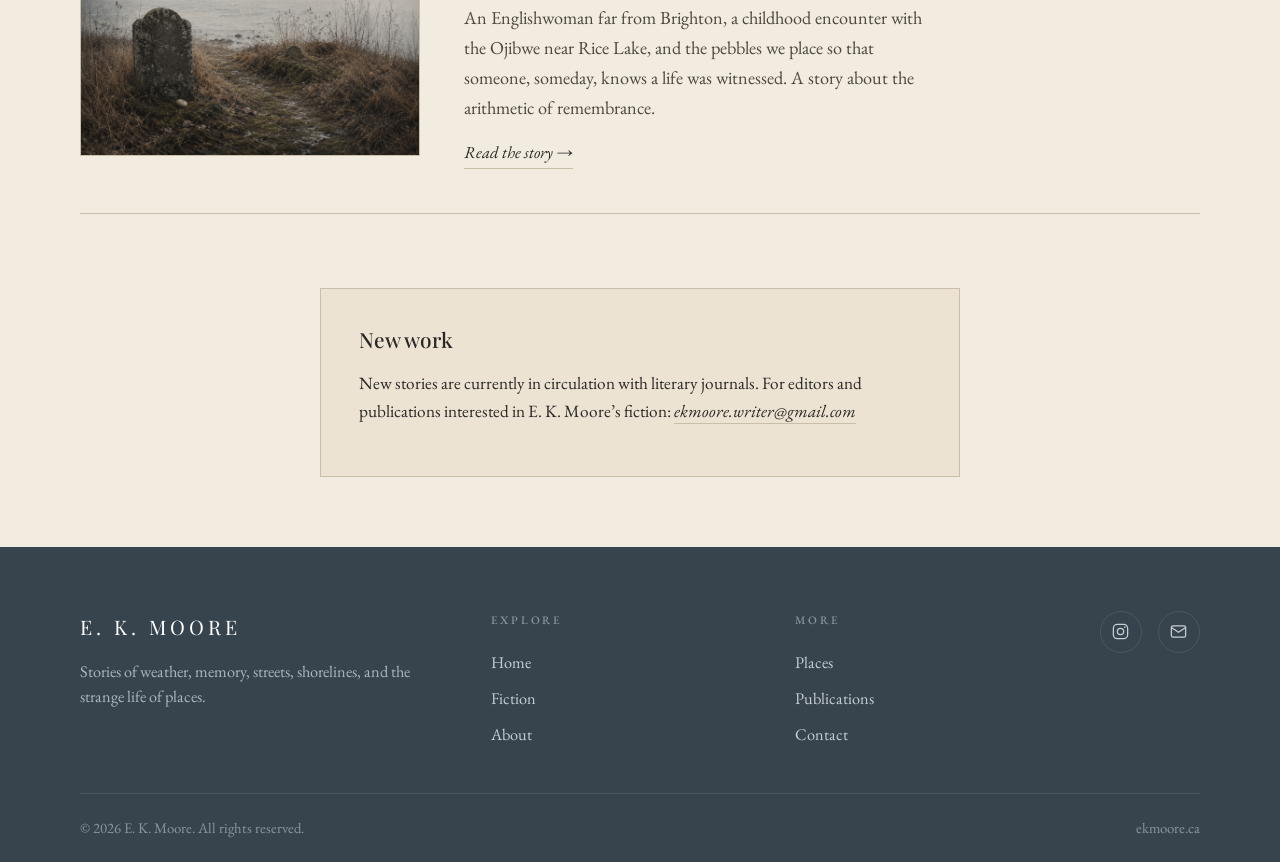
<file: fiction.html>
<!DOCTYPE html>
<html lang="en">
<head>
<meta charset="UTF-8">
<meta name="viewport" content="width=device-width, initial-scale=1.0">
<title>Fiction — E. K. Moore</title>
<meta name="description" content="Published fiction by E. K. Moore: Finger and Salam in the Garage (Flash Fiction North), A Grave and a Pebble (White Wall Review). Place-based stories of weather, memory, and thresholds.">
<link rel="canonical" href="https://ekmoore.ca/fiction">
<meta property="og:type" content="website">
<meta property="og:url" content="https://ekmoore.ca/fiction">
<meta property="og:title" content="Fiction — E. K. Moore">
<meta property="og:description" content="Published stories of weather, memory, streets, shorelines, and the strange life of places.">
<meta property="og:image" content="https://ekmoore.ca/assets/img/hero.jpg">
<meta name="twitter:card" content="summary_large_image">
<link rel="icon" href="/assets/favicon.svg" type="image/svg+xml">
<link rel="preconnect" href="https://fonts.googleapis.com">
<link rel="preconnect" href="https://fonts.gstatic.com" crossorigin>
<link href="https://fonts.googleapis.com/css2?family=Playfair+Display:ital,wght@0,400;0,500;0,600;1,400;1,500&family=EB+Garamond:ital,wght@0,400;0,500;1,400&family=Caveat:wght@400;500&display=swap" rel="stylesheet">
<link rel="stylesheet" href="/assets/site.css">
</head>
<body>

<header>
  <div class="wrap nav">
    <a href="/" class="brand">E. K. Moore</a>
    <button class="menu-toggle" id="menuToggle" aria-label="Menu">☰</button>
    <nav class="nav-links" id="navLinks">
      <a href="/">Home</a>
      <a href="/fiction" class="active">Fiction</a>
      <a href="/about">About</a>
      <a href="/#places">Places</a>
      <a href="/#pubs">Publications</a>
      <a href="mailto:ekmoore.writer@gmail.com">Contact</a>
    </nav>
  </div>
</header>

<div class="page-head wrap">
  <p class="eyebrow">Fiction</p>
  <h1>Stories</h1>
  <p class="credit">Each of these began as a place that wouldn’t let go.</p>
  <div class="rule"></div>
</div>

<div class="wrap worklist" style="padding-bottom:40px">

  <div class="work">
    <div class="thumb"><img src="/assets/img/story-summer-dress.jpg" alt="A pale summer dress on a hanger before a frosted window." loading="lazy"></div>
    <div>
      <p class="meta">Flash Fiction · Forthcoming — Flash Fiction Magazine</p>
      <h3>The Summer Dress</h3>
      <p class="syn">A winter kitchen, a table to hide under, and a blue summer dress waiting over a chair upstairs. A story about the way a house keeps a child — told from underneath the tablecloth, where the whole world arrives first as shoes.</p>
      <span class="arrow-link go" style="border:0;cursor:default">Publication link coming soon</span>
    </div>
  </div>

  <a class="work" href="/fiction/finger">
    <div class="thumb"><img src="/assets/img/story-finger.jpg" alt="A weathered hand rests on a red call button; a constellation and a distant sunset shore beyond the window." loading="lazy"></div>
    <div>
      <p class="meta">Flash Fiction · Flash Fiction North, 2024</p>
      <h3>Finger</h3>
      <p class="syn">A man in a hospital bed considers his index finger — the one that pointed his daughters toward the constellations, held a lock of his wife’s hair over an Aegean sunset, dug potatoes, defended a dissertation — and now rests on the red call button. A whole life, measured out in one fingertip.</p>
      <span class="arrow-link go">Read the story →</span>
    </div>
  </a>

  <a class="work" href="/fiction/salam-in-the-garage">
    <div class="thumb"><img src="/assets/img/story-salam.jpg" alt="A man with groceries and a newspaper greets three young men in a battered silver car in a dim parking garage." loading="lazy"></div>
    <div>
      <p class="meta">Flash Fiction · Flash Fiction North, 2025</p>
      <h3>Salam in the Garage</h3>
      <p class="syn">Eight minutes past five in a cool underground garage in the Portuguese summer: three young men, a duct-taped speaker, and a greeting offered across the space between worlds. The music doesn’t stop — but the world does. A story about the courage of a single word.</p>
      <span class="arrow-link go">Read the story →</span>
    </div>
  </a>

  <a class="work" href="/fiction/a-grave-and-a-pebble">
    <div class="thumb"><img src="/assets/img/story-grave.jpg" alt="A lichen-covered headstone above a misty lakeshore, a pale pebble at its base." loading="lazy"></div>
    <div>
      <p class="meta">Short Story · White Wall Review, 2025</p>
      <h3>A Grave and a Pebble</h3>
      <p class="syn">Above the lake stands a nameless headstone, and beside it, another. An Englishwoman far from Brighton, a childhood encounter with the Ojibwe near Rice Lake, and the pebbles we place so that someone, someday, knows a life was witnessed. A story about the arithmetic of remembrance.</p>
      <span class="arrow-link go">Read the story →</span>
    </div>
  </a>

</div>

<div class="narrow" style="padding:26px 40px 30px">
  <div class="presscard">
    <h3>New work</h3>
    <p>New stories are currently in circulation with literary journals. For editors and publications interested in E. K. Moore’s fiction: <a class="mail" href="mailto:ekmoore.writer@gmail.com">ekmoore.writer@gmail.com</a></p>
  </div>
</div>

<footer id="contact">
  <div class="wrap">
    <div class="foot-grid">
      <div>
        <div class="foot-brand">E. K. Moore</div>
        <p class="foot-tag">Stories of weather, memory, streets, shorelines, and the strange life of places.</p>
      </div>
      <div class="foot-col">
        <h4>Explore</h4>
        <a href="/">Home</a>
        <a href="/fiction">Fiction</a>
        <a href="/about">About</a>
      </div>
      <div class="foot-col">
        <h4>More</h4>
        <a href="/#places">Places</a>
        <a href="/#pubs">Publications</a>
        <a href="mailto:ekmoore.writer@gmail.com">Contact</a>
      </div>
      <div class="foot-social">
        <a href="https://www.instagram.com/ekmoore.writer" target="_blank" rel="noopener" aria-label="Instagram" title="@ekmoore.writer">
          <svg width="19" height="19" viewBox="0 0 24 24" fill="none" stroke="currentColor" stroke-width="1.6"><rect x="3" y="3" width="18" height="18" rx="5"/><circle cx="12" cy="12" r="4"/><circle cx="17.5" cy="6.5" r="1" fill="currentColor" stroke="none"/></svg>
        </a>
        <a href="mailto:ekmoore.writer@gmail.com" aria-label="Email" title="Email">
          <svg width="19" height="19" viewBox="0 0 24 24" fill="none" stroke="currentColor" stroke-width="1.6"><rect x="3" y="5" width="18" height="14" rx="2"/><path d="m3 7 9 6 9-6"/></svg>
        </a>
      </div>
    </div>
    <div class="foot-bottom">
      <p>© 2026 E. K. Moore. All rights reserved.</p>
      <p>ekmoore.ca</p>
    </div>
  </div>
</footer>

<script>
  const toggle=document.getElementById('menuToggle');
  const links=document.getElementById('navLinks');
  toggle.addEventListener('click',()=>links.classList.toggle('open'));
</script>
<script type="text/javascript">
  (function(c,l,a,r,i,t,y){
    c[a]=c[a]||function(){(c[a].q=c[a].q||[]).push(arguments)};
    t=l.createElement(r);t.async=1;t.src="https://www.clarity.ms/tag/"+i;
    y=l.getElementsByTagName(r)[0];y.parentNode.insertBefore(t,y);
  })(window,document,"clarity","script","xi8r6ycbxg");
</script>
</body>
</html>
</file>
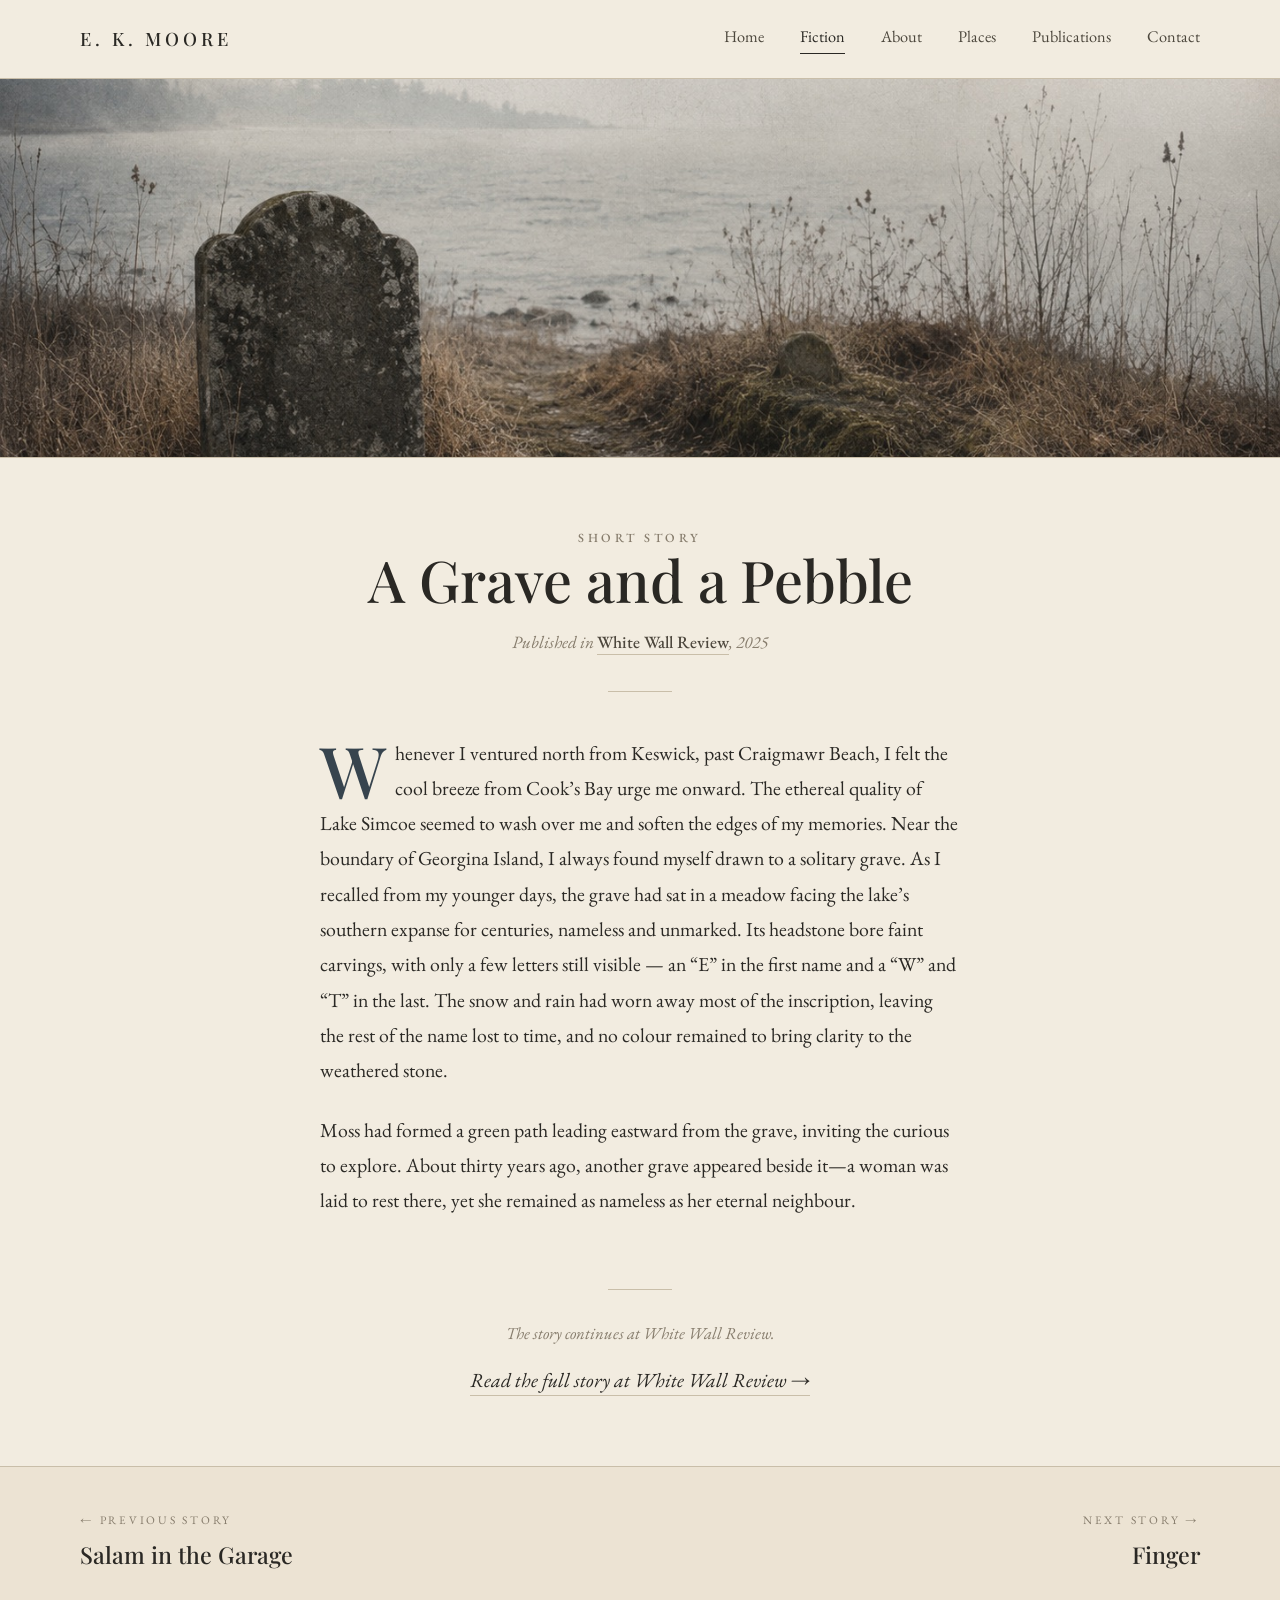
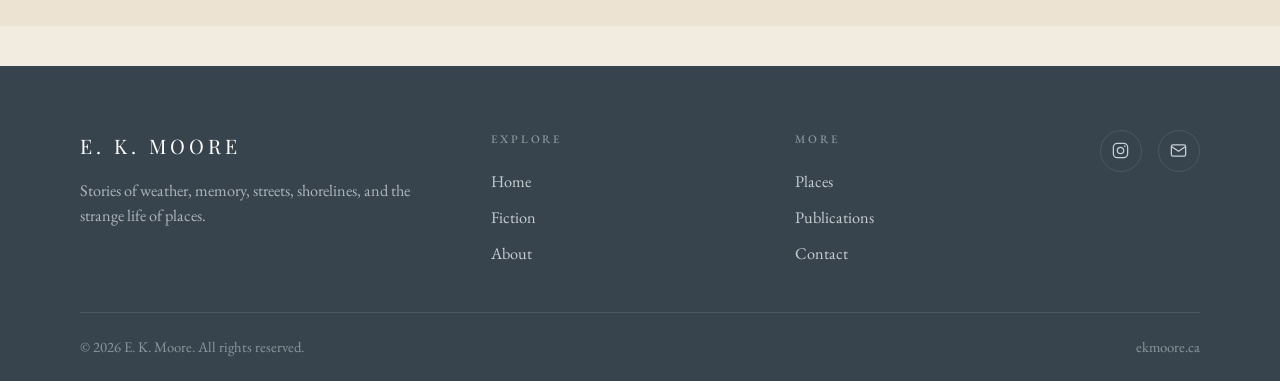
<file: fiction/a-grave-and-a-pebble.html>
<!DOCTYPE html>
<html lang="en">
<head>
<meta charset="UTF-8">
<meta name="viewport" content="width=device-width, initial-scale=1.0">
<title>A Grave and a Pebble — E. K. Moore</title>
<meta name="description" content="A short story by E. K. Moore. On a bluff above the lake stands a nameless headstone — an Englishwoman far from Brighton, a childhood encounter near Rice Lake, and the pebbles we place so that someone knows a life was witnessed. Published in White Wall Review, 2025.">
<link rel="canonical" href="https://ekmoore.ca/fiction/a-grave-and-a-pebble">
<meta property="og:type" content="article">
<meta property="og:url" content="https://ekmoore.ca/fiction/a-grave-and-a-pebble">
<meta property="og:title" content="A Grave and a Pebble — a short story by E. K. Moore">
<meta property="og:description" content="The arithmetic of remembrance: what a stone adds, what the water keeps taking away. Published in White Wall Review, 2025.">
<meta property="og:image" content="https://ekmoore.ca/assets/img/story-grave.jpg">
<meta name="twitter:card" content="summary_large_image">
<link rel="icon" href="/assets/favicon.svg" type="image/svg+xml">
<link rel="preconnect" href="https://fonts.googleapis.com">
<link rel="preconnect" href="https://fonts.gstatic.com" crossorigin>
<link href="https://fonts.googleapis.com/css2?family=Playfair+Display:ital,wght@0,400;0,500;0,600;1,400;1,500&family=EB+Garamond:ital,wght@0,400;0,500;1,400&family=Caveat:wght@400;500&display=swap" rel="stylesheet">
<link rel="stylesheet" href="/assets/site.css">
<script type="application/ld+json">
{
  "@context": "https://schema.org",
  "@type": "ShortStory",
  "name": "A Grave and a Pebble",
  "author": {"@type": "Person", "name": "E. K. Moore", "url": "https://ekmoore.ca"},
  "datePublished": "2025",
  "isPartOf": {"@type": "Periodical", "name": "White Wall Review"},
  "sameAs": "https://whitewallreview.com/a-grave-and-a-pebble/",
  "url": "https://ekmoore.ca/fiction/a-grave-and-a-pebble",
  "image": "https://ekmoore.ca/assets/img/story-grave.jpg",
  "genre": "Short story"
}
</script>
</head>
<body>

<header>
  <div class="wrap nav">
    <a href="/" class="brand">E. K. Moore</a>
    <button class="menu-toggle" id="menuToggle" aria-label="Menu">☰</button>
    <nav class="nav-links" id="navLinks">
      <a href="/">Home</a>
      <a href="/fiction" class="active">Fiction</a>
      <a href="/about">About</a>
      <a href="/#places">Places</a>
      <a href="/#pubs">Publications</a>
      <a href="mailto:ekmoore.writer@gmail.com">Contact</a>
    </nav>
  </div>
</header>

<div class="band">
  <img src="/assets/img/story-grave.jpg" alt="A lichen-covered headstone above a misty lakeshore, a pale pebble resting at its base.">
</div>

<div class="page-head narrow">
  <p class="eyebrow">Short Story</p>
  <h1>A Grave and a Pebble</h1>
  <p class="credit">Published in <a href="https://whitewallreview.com/a-grave-and-a-pebble/" target="_blank" rel="noopener"><b>White Wall Review</b></a>, 2025</p>
  <div class="rule"></div>
</div>

<article class="prose narrow">
  <p>Whenever I ventured north from Keswick, past Craigmawr Beach, I felt the cool breeze from Cook’s Bay urge me onward. The ethereal quality of Lake Simcoe seemed to wash over me and soften the edges of my memories. Near the boundary of Georgina Island, I always found myself drawn to a solitary grave. As I recalled from my younger days, the grave had sat in a meadow facing the lake’s southern expanse for centuries, nameless and unmarked. Its headstone bore faint carvings, with only a few letters still visible — an “E” in the first name and a “W” and “T” in the last. The snow and rain had worn away most of the inscription, leaving the rest of the name lost to time, and no colour remained to bring clarity to the weathered stone.</p>
  <p>Moss had formed a green path leading eastward from the grave, inviting the curious to explore. About thirty years ago, another grave appeared beside it—a woman was laid to rest there, yet she remained as nameless as her eternal neighbour.</p>
</article>

<div class="continue narrow">
  <div class="rule"></div>
  <p>The story continues at White Wall Review.</p>
  <a class="arrow-link" href="https://whitewallreview.com/a-grave-and-a-pebble/" target="_blank" rel="noopener">Read the full story at White Wall Review →</a>
</div>

<nav class="storynav">
  <div class="wrap">
    <a href="/fiction/salam-in-the-garage" class="prev">
      <span class="lbl">← Previous story</span>
      <span class="ttl">Salam in the Garage</span>
    </a>
    <a href="/fiction/finger" class="next">
      <span class="lbl">Next story →</span>
      <span class="ttl">Finger</span>
    </a>
  </div>
</nav>

<footer id="contact">
  <div class="wrap">
    <div class="foot-grid">
      <div>
        <div class="foot-brand">E. K. Moore</div>
        <p class="foot-tag">Stories of weather, memory, streets, shorelines, and the strange life of places.</p>
      </div>
      <div class="foot-col">
        <h4>Explore</h4>
        <a href="/">Home</a>
        <a href="/fiction">Fiction</a>
        <a href="/about">About</a>
      </div>
      <div class="foot-col">
        <h4>More</h4>
        <a href="/#places">Places</a>
        <a href="/#pubs">Publications</a>
        <a href="mailto:ekmoore.writer@gmail.com">Contact</a>
      </div>
      <div class="foot-social">
        <a href="https://www.instagram.com/ekmoore.writer" target="_blank" rel="noopener" aria-label="Instagram" title="@ekmoore.writer">
          <svg width="19" height="19" viewBox="0 0 24 24" fill="none" stroke="currentColor" stroke-width="1.6"><rect x="3" y="3" width="18" height="18" rx="5"/><circle cx="12" cy="12" r="4"/><circle cx="17.5" cy="6.5" r="1" fill="currentColor" stroke="none"/></svg>
        </a>
        <a href="mailto:ekmoore.writer@gmail.com" aria-label="Email" title="Email">
          <svg width="19" height="19" viewBox="0 0 24 24" fill="none" stroke="currentColor" stroke-width="1.6"><rect x="3" y="5" width="18" height="14" rx="2"/><path d="m3 7 9 6 9-6"/></svg>
        </a>
      </div>
    </div>
    <div class="foot-bottom">
      <p>© 2026 E. K. Moore. All rights reserved.</p>
      <p>ekmoore.ca</p>
    </div>
  </div>
</footer>

<script>
  const toggle=document.getElementById('menuToggle');
  const links=document.getElementById('navLinks');
  toggle.addEventListener('click',()=>links.classList.toggle('open'));
</script>
<script type="text/javascript">
  (function(c,l,a,r,i,t,y){
    c[a]=c[a]||function(){(c[a].q=c[a].q||[]).push(arguments)};
    t=l.createElement(r);t.async=1;t.src="https://www.clarity.ms/tag/"+i;
    y=l.getElementsByTagName(r)[0];y.parentNode.insertBefore(t,y);
  })(window,document,"clarity","script","xi8r6ycbxg");
</script>
</body>
</html>
</file>
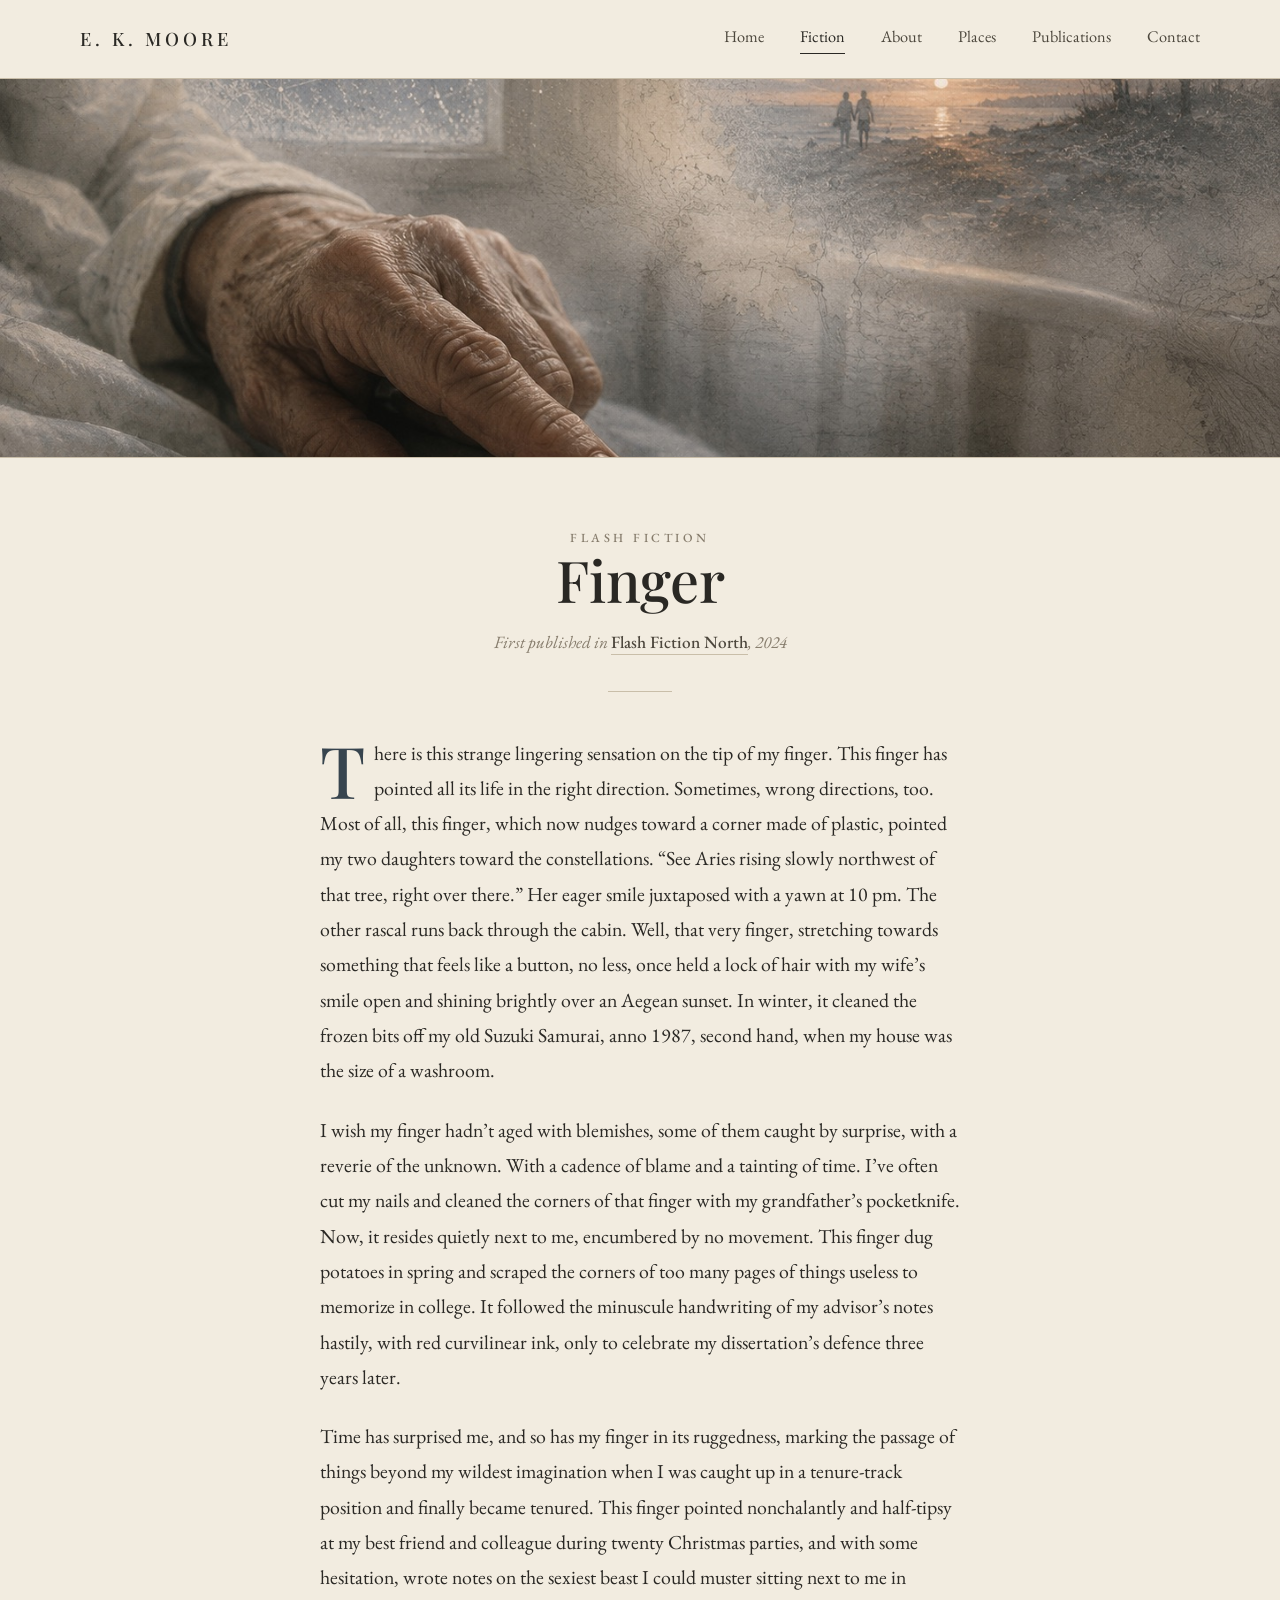
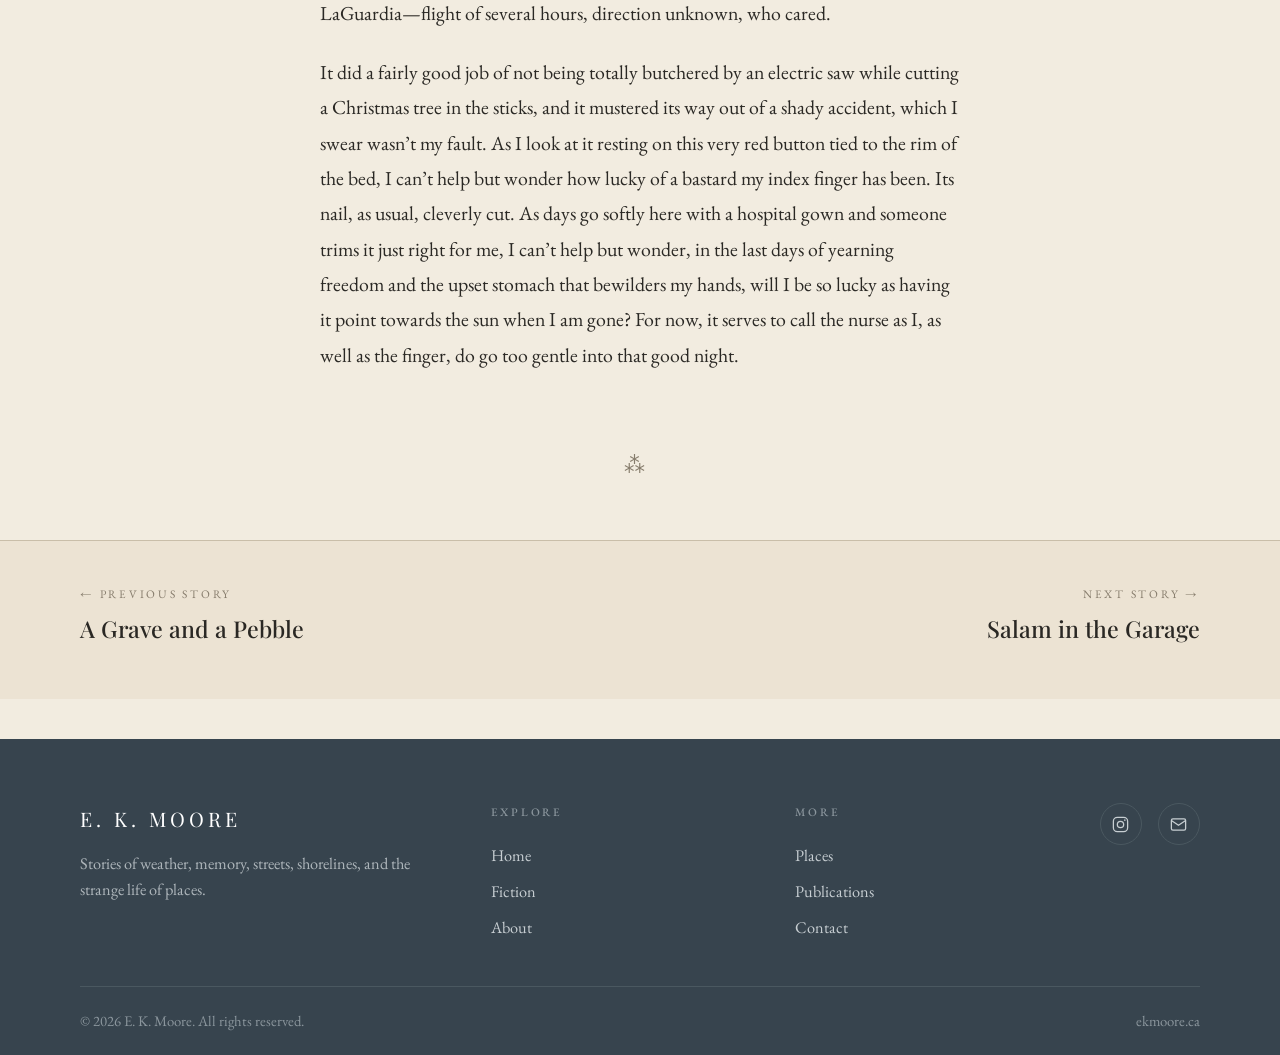
<file: fiction/finger.html>
<!DOCTYPE html>
<html lang="en">
<head>
<meta charset="UTF-8">
<meta name="viewport" content="width=device-width, initial-scale=1.0">
<title>Finger — E. K. Moore</title>
<meta name="description" content="Flash fiction by E. K. Moore. A man in a hospital bed considers his index finger — the one that pointed out constellations, held a lock of hair over an Aegean sunset, and now rests on the red call button. First published in Flash Fiction North, 2024.">
<link rel="canonical" href="https://ekmoore.ca/fiction/finger">
<meta property="og:type" content="article">
<meta property="og:url" content="https://ekmoore.ca/fiction/finger">
<meta property="og:title" content="Finger — flash fiction by E. K. Moore">
<meta property="og:description" content="A life, measured out in one fingertip. First published in Flash Fiction North, 2024.">
<meta property="og:image" content="https://ekmoore.ca/assets/img/story-finger.jpg">
<meta name="twitter:card" content="summary_large_image">
<link rel="icon" href="/assets/favicon.svg" type="image/svg+xml">
<link rel="preconnect" href="https://fonts.googleapis.com">
<link rel="preconnect" href="https://fonts.gstatic.com" crossorigin>
<link href="https://fonts.googleapis.com/css2?family=Playfair+Display:ital,wght@0,400;0,500;0,600;1,400;1,500&family=EB+Garamond:ital,wght@0,400;0,500;1,400&family=Caveat:wght@400;500&display=swap" rel="stylesheet">
<link rel="stylesheet" href="/assets/site.css">
<script type="application/ld+json">
{
  "@context": "https://schema.org",
  "@type": "ShortStory",
  "name": "Finger",
  "author": {"@type": "Person", "name": "E. K. Moore", "url": "https://ekmoore.ca"},
  "datePublished": "2024",
  "isPartOf": {"@type": "Periodical", "name": "Flash Fiction North"},
  "url": "https://ekmoore.ca/fiction/finger",
  "image": "https://ekmoore.ca/assets/img/story-finger.jpg",
  "genre": "Flash fiction"
}
</script>
</head>
<body>

<header>
  <div class="wrap nav">
    <a href="/" class="brand">E. K. Moore</a>
    <button class="menu-toggle" id="menuToggle" aria-label="Menu">☰</button>
    <nav class="nav-links" id="navLinks">
      <a href="/">Home</a>
      <a href="/fiction" class="active">Fiction</a>
      <a href="/about">About</a>
      <a href="/#places">Places</a>
      <a href="/#pubs">Publications</a>
      <a href="mailto:ekmoore.writer@gmail.com">Contact</a>
    </nav>
  </div>
</header>

<div class="band">
  <img src="/assets/img/story-finger.jpg" alt="A weathered hand rests on a red call button; beyond the window, a constellation and a couple on a distant sunset shore.">
</div>

<div class="page-head narrow">
  <p class="eyebrow">Flash Fiction</p>
  <h1>Finger</h1>
  <p class="credit">First published in <a href="https://www.flashfictionnorth.com/" target="_blank" rel="noopener"><b>Flash Fiction North</b></a>, 2024</p>
  <div class="rule"></div>
</div>

<article class="prose narrow">
  <p>There is this strange lingering sensation on the tip of my finger. This finger has pointed all its life in the right direction. Sometimes, wrong directions, too. Most of all, this finger, which now nudges toward a corner made of plastic, pointed my two daughters toward the constellations. “See Aries rising slowly northwest of that tree, right over there.” Her eager smile juxtaposed with a yawn at 10 pm. The other rascal runs back through the cabin. Well, that very finger, stretching towards something that feels like a button, no less, once held a lock of hair with my wife’s smile open and shining brightly over an Aegean sunset. In winter, it cleaned the frozen bits off my old Suzuki Samurai, anno 1987, second hand, when my house was the size of a washroom.</p>
  <p>I wish my finger hadn’t aged with blemishes, some of them caught by surprise, with a reverie of the unknown. With a cadence of blame and a tainting of time. I’ve often cut my nails and cleaned the corners of that finger with my grandfather’s pocketknife. Now, it resides quietly next to me, encumbered by no movement. This finger dug potatoes in spring and scraped the corners of too many pages of things useless to memorize in college. It followed the minuscule handwriting of my advisor’s notes hastily, with red curvilinear ink, only to celebrate my dissertation’s defence three years later.</p>
  <p>Time has surprised me, and so has my finger in its ruggedness, marking the passage of things beyond my wildest imagination when I was caught up in a tenure-track position and finally became tenured. This finger pointed nonchalantly and half-tipsy at my best friend and colleague during twenty Christmas parties, and with some hesitation, wrote notes on the sexiest beast I could muster sitting next to me in LaGuardia—flight of several hours, direction unknown, who cared.</p>
  <p>It did a fairly good job of not being totally butchered by an electric saw while cutting a Christmas tree in the sticks, and it mustered its way out of a shady accident, which I swear wasn’t my fault. As I look at it resting on this very red button tied to the rim of the bed, I can’t help but wonder how lucky of a bastard my index finger has been. Its nail, as usual, cleverly cut. As days go softly here with a hospital gown and someone trims it just right for me, I can’t help but wonder, in the last days of yearning freedom and the upset stomach that bewilders my hands, will I be so lucky as having it point towards the sun when I am gone? For now, it serves to call the nurse as I, as well as the finger, do go too gentle into that good night.</p>
</article>
<p class="finis">⁂</p>

<nav class="storynav">
  <div class="wrap">
    <a href="/fiction/a-grave-and-a-pebble" class="prev">
      <span class="lbl">← Previous story</span>
      <span class="ttl">A Grave and a Pebble</span>
    </a>
    <a href="/fiction/salam-in-the-garage" class="next">
      <span class="lbl">Next story →</span>
      <span class="ttl">Salam in the Garage</span>
    </a>
  </div>
</nav>

<footer id="contact">
  <div class="wrap">
    <div class="foot-grid">
      <div>
        <div class="foot-brand">E. K. Moore</div>
        <p class="foot-tag">Stories of weather, memory, streets, shorelines, and the strange life of places.</p>
      </div>
      <div class="foot-col">
        <h4>Explore</h4>
        <a href="/">Home</a>
        <a href="/fiction">Fiction</a>
        <a href="/about">About</a>
      </div>
      <div class="foot-col">
        <h4>More</h4>
        <a href="/#places">Places</a>
        <a href="/#pubs">Publications</a>
        <a href="mailto:ekmoore.writer@gmail.com">Contact</a>
      </div>
      <div class="foot-social">
        <a href="https://www.instagram.com/ekmoore.writer" target="_blank" rel="noopener" aria-label="Instagram" title="@ekmoore.writer">
          <svg width="19" height="19" viewBox="0 0 24 24" fill="none" stroke="currentColor" stroke-width="1.6"><rect x="3" y="3" width="18" height="18" rx="5"/><circle cx="12" cy="12" r="4"/><circle cx="17.5" cy="6.5" r="1" fill="currentColor" stroke="none"/></svg>
        </a>
        <a href="mailto:ekmoore.writer@gmail.com" aria-label="Email" title="Email">
          <svg width="19" height="19" viewBox="0 0 24 24" fill="none" stroke="currentColor" stroke-width="1.6"><rect x="3" y="5" width="18" height="14" rx="2"/><path d="m3 7 9 6 9-6"/></svg>
        </a>
      </div>
    </div>
    <div class="foot-bottom">
      <p>© 2026 E. K. Moore. All rights reserved.</p>
      <p>ekmoore.ca</p>
    </div>
  </div>
</footer>

<script>
  const toggle=document.getElementById('menuToggle');
  const links=document.getElementById('navLinks');
  toggle.addEventListener('click',()=>links.classList.toggle('open'));
</script>
<script type="text/javascript">
  (function(c,l,a,r,i,t,y){
    c[a]=c[a]||function(){(c[a].q=c[a].q||[]).push(arguments)};
    t=l.createElement(r);t.async=1;t.src="https://www.clarity.ms/tag/"+i;
    y=l.getElementsByTagName(r)[0];y.parentNode.insertBefore(t,y);
  })(window,document,"clarity","script","xi8r6ycbxg");
</script>
</body>
</html>
</file>
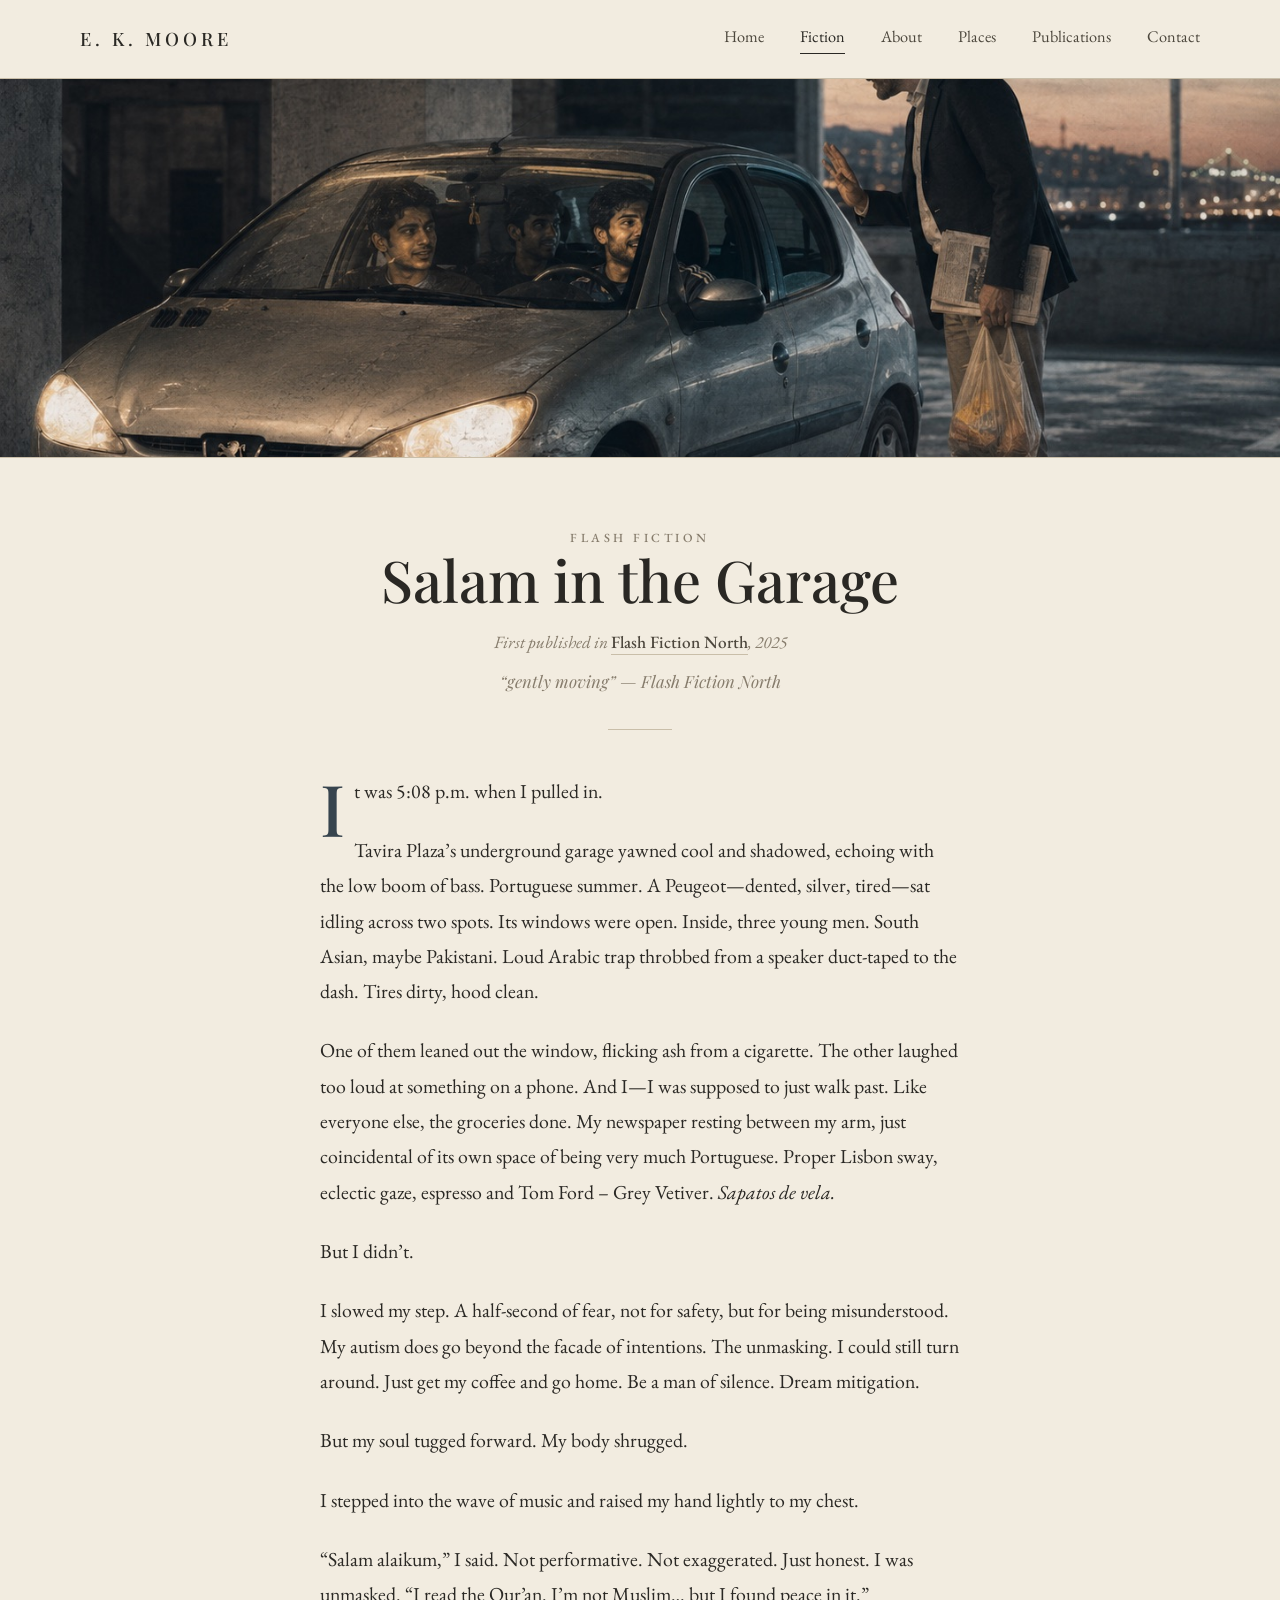
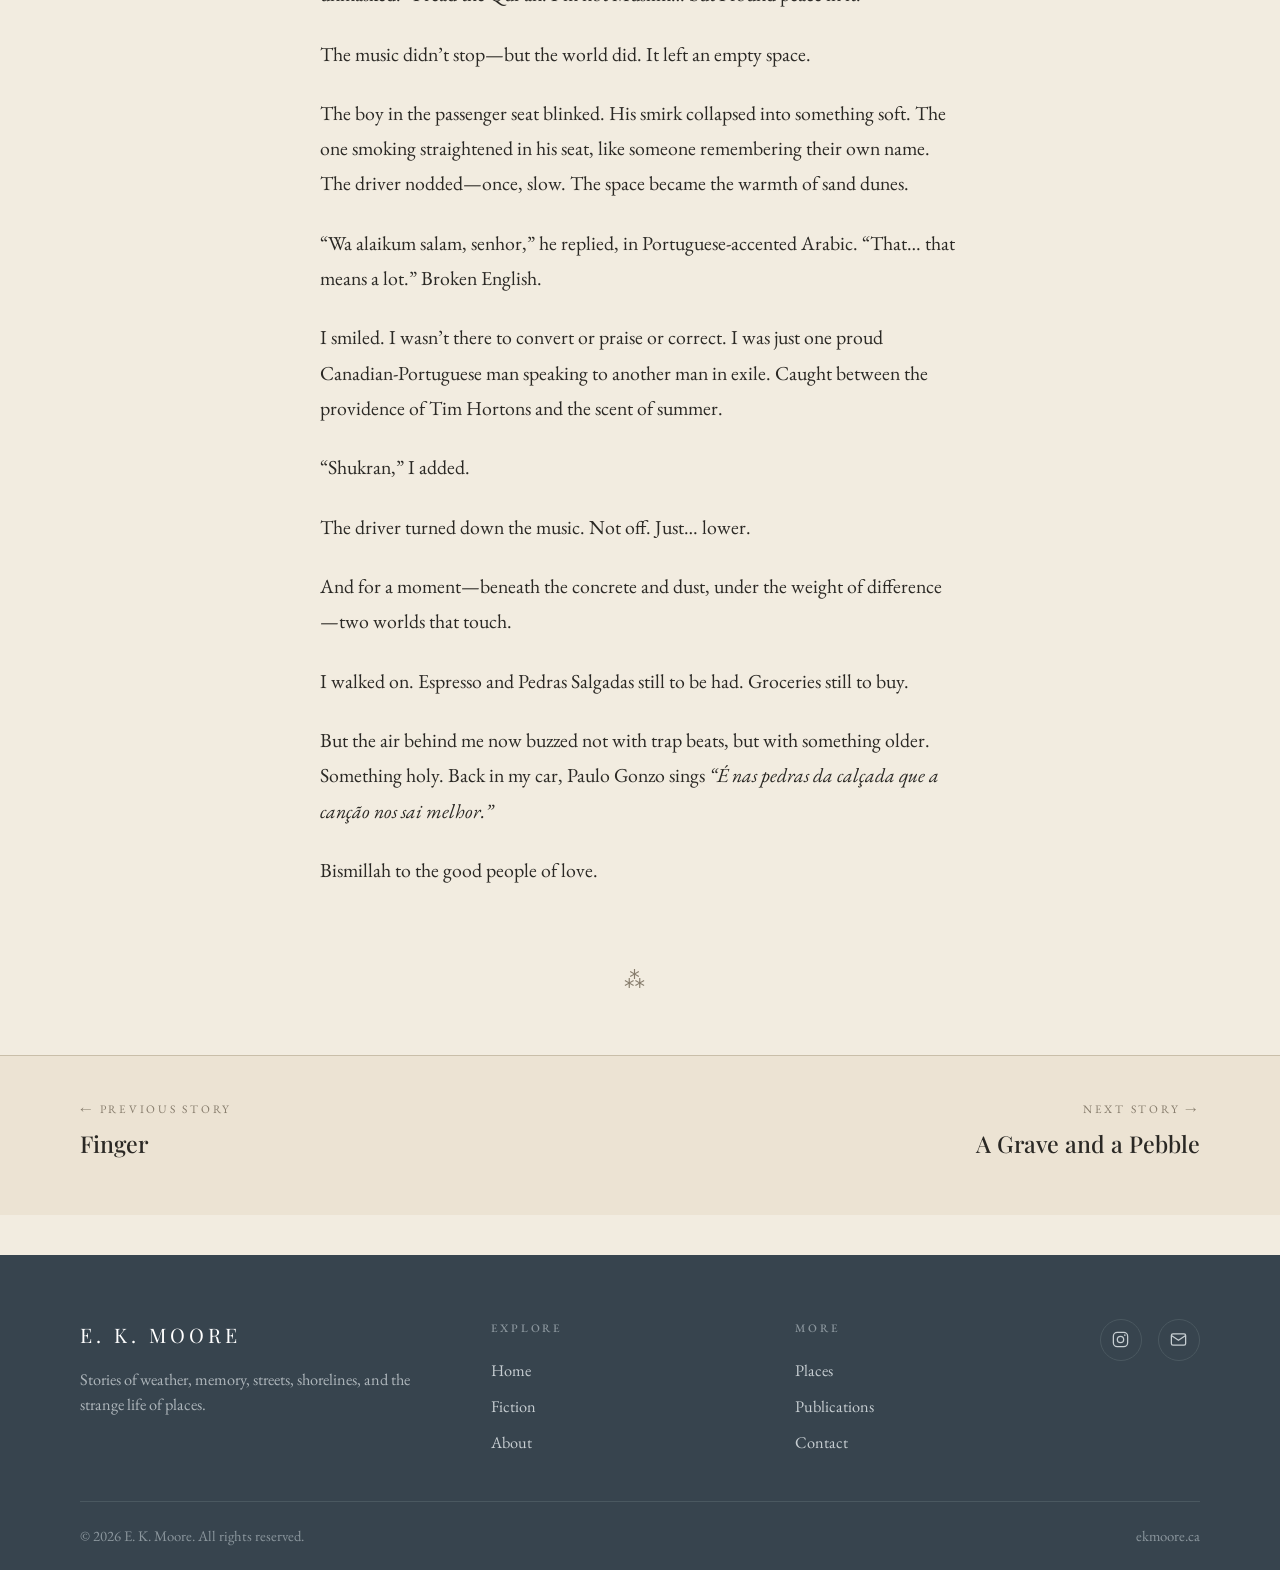
<file: fiction/salam-in-the-garage.html>
<!DOCTYPE html>
<html lang="en">
<head>
<meta charset="UTF-8">
<meta name="viewport" content="width=device-width, initial-scale=1.0">
<title>Salam in the Garage — E. K. Moore</title>
<meta name="description" content="Flash fiction by E. K. Moore. Five o'clock in a cool underground garage in the Portuguese summer: three young men, a duct-taped speaker, and a greeting offered across the space between worlds. First published in Flash Fiction North, 2025.">
<link rel="canonical" href="https://ekmoore.ca/fiction/salam-in-the-garage">
<meta property="og:type" content="article">
<meta property="og:url" content="https://ekmoore.ca/fiction/salam-in-the-garage">
<meta property="og:title" content="Salam in the Garage — flash fiction by E. K. Moore">
<meta property="og:description" content="A story about the courage of a single word. First published in Flash Fiction North, 2025.">
<meta property="og:image" content="https://ekmoore.ca/assets/img/story-salam.jpg">
<meta name="twitter:card" content="summary_large_image">
<link rel="icon" href="/assets/favicon.svg" type="image/svg+xml">
<link rel="preconnect" href="https://fonts.googleapis.com">
<link rel="preconnect" href="https://fonts.gstatic.com" crossorigin>
<link href="https://fonts.googleapis.com/css2?family=Playfair+Display:ital,wght@0,400;0,500;0,600;1,400;1,500&family=EB+Garamond:ital,wght@0,400;0,500;1,400&family=Caveat:wght@400;500&display=swap" rel="stylesheet">
<link rel="stylesheet" href="/assets/site.css">
<script type="application/ld+json">
{
  "@context": "https://schema.org",
  "@type": "ShortStory",
  "name": "Salam in the Garage",
  "author": {"@type": "Person", "name": "E. K. Moore", "url": "https://ekmoore.ca"},
  "datePublished": "2025",
  "isPartOf": {"@type": "Periodical", "name": "Flash Fiction North"},
  "url": "https://ekmoore.ca/fiction/salam-in-the-garage",
  "image": "https://ekmoore.ca/assets/img/story-salam.jpg",
  "genre": "Flash fiction"
}
</script>
</head>
<body>

<header>
  <div class="wrap nav">
    <a href="/" class="brand">E. K. Moore</a>
    <button class="menu-toggle" id="menuToggle" aria-label="Menu">☰</button>
    <nav class="nav-links" id="navLinks">
      <a href="/">Home</a>
      <a href="/fiction" class="active">Fiction</a>
      <a href="/about">About</a>
      <a href="/#places">Places</a>
      <a href="/#pubs">Publications</a>
      <a href="mailto:ekmoore.writer@gmail.com">Contact</a>
    </nav>
  </div>
</header>

<div class="band">
  <img src="/assets/img/story-salam.jpg" alt="In a dim parking garage at dusk, a man with a newspaper and a bag of groceries leans toward three young men in a battered silver car.">
</div>

<div class="page-head narrow">
  <p class="eyebrow">Flash Fiction</p>
  <h1>Salam in the Garage</h1>
  <p class="credit">First published in <a href="https://www.flashfictionnorth.com/" target="_blank" rel="noopener"><b>Flash Fiction North</b></a>, 2025</p>
  <p class="praise">“gently moving” — Flash Fiction North</p>
  <div class="rule"></div>
</div>

<article class="prose narrow">
  <p>It was 5:08 p.m. when I pulled in.</p>
  <p>Tavira Plaza’s underground garage yawned cool and shadowed, echoing with the low boom of bass. Portuguese summer. A Peugeot—dented, silver, tired—sat idling across two spots. Its windows were open. Inside, three young men. South Asian, maybe Pakistani. Loud Arabic trap throbbed from a speaker duct-taped to the dash. Tires dirty, hood clean.</p>
  <p>One of them leaned out the window, flicking ash from a cigarette. The other laughed too loud at something on a phone. And I—I was supposed to just walk past. Like everyone else, the groceries done. My newspaper resting between my arm, just coincidental of its own space of being very much Portuguese. Proper Lisbon sway, eclectic gaze, espresso and Tom Ford – Grey Vetiver. <em>Sapatos de vela.</em></p>
  <p>But I didn’t.</p>
  <p>I slowed my step. A half-second of fear, not for safety, but for being misunderstood. My autism does go beyond the facade of intentions. The unmasking. I could still turn around. Just get my coffee and go home. Be a man of silence. Dream mitigation.</p>
  <p>But my soul tugged forward. My body shrugged.</p>
  <p>I stepped into the wave of music and raised my hand lightly to my chest.</p>
  <p>“Salam alaikum,” I said. Not performative. Not exaggerated. Just honest. I was unmasked. “I read the Qur’an. I’m not Muslim… but I found peace in it.”</p>
  <p>The music didn’t stop—but the world did. It left an empty space.</p>
  <p>The boy in the passenger seat blinked. His smirk collapsed into something soft. The one smoking straightened in his seat, like someone remembering their own name. The driver nodded—once, slow. The space became the warmth of sand dunes.</p>
  <p>“Wa alaikum salam, senhor,” he replied, in Portuguese-accented Arabic. “That… that means a lot.” Broken English.</p>
  <p>I smiled. I wasn’t there to convert or praise or correct. I was just one proud Canadian-Portuguese man speaking to another man in exile. Caught between the providence of Tim Hortons and the scent of summer.</p>
  <p>“Shukran,” I added.</p>
  <p>The driver turned down the music. Not off. Just… lower.</p>
  <p>And for a moment—beneath the concrete and dust, under the weight of difference—two worlds that touch.</p>
  <p>I walked on. Espresso and Pedras Salgadas still to be had. Groceries still to buy.</p>
  <p>But the air behind me now buzzed not with trap beats, but with something older. Something holy. Back in my car, Paulo Gonzo sings <em>“É nas pedras da calçada que a canção nos sai melhor.”</em></p>
  <p>Bismillah to the good people of love.</p>
</article>
<p class="finis">⁂</p>

<nav class="storynav">
  <div class="wrap">
    <a href="/fiction/finger" class="prev">
      <span class="lbl">← Previous story</span>
      <span class="ttl">Finger</span>
    </a>
    <a href="/fiction/a-grave-and-a-pebble" class="next">
      <span class="lbl">Next story →</span>
      <span class="ttl">A Grave and a Pebble</span>
    </a>
  </div>
</nav>

<footer id="contact">
  <div class="wrap">
    <div class="foot-grid">
      <div>
        <div class="foot-brand">E. K. Moore</div>
        <p class="foot-tag">Stories of weather, memory, streets, shorelines, and the strange life of places.</p>
      </div>
      <div class="foot-col">
        <h4>Explore</h4>
        <a href="/">Home</a>
        <a href="/fiction">Fiction</a>
        <a href="/about">About</a>
      </div>
      <div class="foot-col">
        <h4>More</h4>
        <a href="/#places">Places</a>
        <a href="/#pubs">Publications</a>
        <a href="mailto:ekmoore.writer@gmail.com">Contact</a>
      </div>
      <div class="foot-social">
        <a href="https://www.instagram.com/ekmoore.writer" target="_blank" rel="noopener" aria-label="Instagram" title="@ekmoore.writer">
          <svg width="19" height="19" viewBox="0 0 24 24" fill="none" stroke="currentColor" stroke-width="1.6"><rect x="3" y="3" width="18" height="18" rx="5"/><circle cx="12" cy="12" r="4"/><circle cx="17.5" cy="6.5" r="1" fill="currentColor" stroke="none"/></svg>
        </a>
        <a href="mailto:ekmoore.writer@gmail.com" aria-label="Email" title="Email">
          <svg width="19" height="19" viewBox="0 0 24 24" fill="none" stroke="currentColor" stroke-width="1.6"><rect x="3" y="5" width="18" height="14" rx="2"/><path d="m3 7 9 6 9-6"/></svg>
        </a>
      </div>
    </div>
    <div class="foot-bottom">
      <p>© 2026 E. K. Moore. All rights reserved.</p>
      <p>ekmoore.ca</p>
    </div>
  </div>
</footer>

<script>
  const toggle=document.getElementById('menuToggle');
  const links=document.getElementById('navLinks');
  toggle.addEventListener('click',()=>links.classList.toggle('open'));
</script>
<script type="text/javascript">
  (function(c,l,a,r,i,t,y){
    c[a]=c[a]||function(){(c[a].q=c[a].q||[]).push(arguments)};
    t=l.createElement(r);t.async=1;t.src="https://www.clarity.ms/tag/"+i;
    y=l.getElementsByTagName(r)[0];y.parentNode.insertBefore(t,y);
  })(window,document,"clarity","script","xi8r6ycbxg");
</script>
</body>
</html>
</file>
<file: assets/site.css>
/* ekmoore.ca — shared styles for interior pages (about, fiction, story pages) */
:root{
  --paper:#f2ece0;
  --paper-2:#ece3d3;
  --paper-3:#e7ddca;
  --ink:#2a2824;
  --ink-soft:#4d473d;
  --muted:#867c6c;
  --line:#c9bea9;
  --slate:#37444e;
  --slate-line:#4a5860;
  --display:"Playfair Display",Georgia,serif;
  --body:"EB Garamond",Georgia,serif;
  --hand:"Caveat",cursive;
}
*{box-sizing:border-box;margin:0;padding:0}
html{scroll-behavior:smooth}
body{
  font-family:var(--body);
  color:var(--ink);
  background:var(--paper);
  font-size:19px;
  line-height:1.6;
  -webkit-font-smoothing:antialiased;
  text-rendering:optimizeLegibility;
}
a{color:inherit;text-decoration:none}
img{max-width:100%;display:block}
.wrap{max-width:1200px;margin:0 auto;padding:0 40px}
.narrow{max-width:720px;margin:0 auto;padding:0 40px}
.eyebrow{font-size:.78rem;letter-spacing:.28em;text-transform:uppercase;color:var(--muted);font-weight:500}
.arrow-link{
  font-style:italic;font-size:1.05rem;color:var(--ink);
  border-bottom:1px solid var(--line);padding-bottom:2px;
  transition:border-color .3s,color .3s;
}
.arrow-link:hover{border-color:var(--ink);color:#000}

/* ---------- Header (solid on interior pages) ---------- */
header{
  position:sticky;top:0;z-index:50;
  background:rgba(242,236,224,.95);
  backdrop-filter:blur(8px);
  border-bottom:1px solid var(--line);
}
.nav{display:flex;align-items:center;justify-content:space-between;height:78px}
.brand{font-family:var(--display);font-weight:500;font-size:1.15rem;letter-spacing:.22em;text-transform:uppercase}
.nav-links{display:flex;gap:36px;align-items:center}
.nav-links a{
  font-size:1.02rem;color:var(--ink-soft);position:relative;padding-bottom:4px;transition:color .25s;
}
.nav-links a::after{content:"";position:absolute;left:0;bottom:0;height:1px;width:0;background:var(--ink);transition:width .3s}
.nav-links a:hover{color:var(--ink)}
.nav-links a:hover::after,.nav-links a.active::after{width:100%}
.nav-links a.active{color:var(--ink)}
.menu-toggle{display:none;background:none;border:0;cursor:pointer;font-size:1.5rem;color:var(--ink)}

/* ---------- Image band ---------- */
.band{position:relative;overflow:hidden;border-bottom:1px solid var(--line)}
.band img{width:100%;height:clamp(220px,42vh,460px);object-fit:cover;filter:saturate(.94)}
.band.tall img{height:clamp(280px,52vh,560px)}

/* ---------- Page + story head ---------- */
.page-head{text-align:center;padding:70px 0 10px}
.page-head h1{font-family:var(--display);font-weight:500;font-size:clamp(2.4rem,5.5vw,3.6rem);line-height:1.1}
.page-head .credit{margin-top:1.1rem;font-style:italic;font-size:1.08rem;color:var(--muted)}
.page-head .credit b{font-style:normal;font-weight:500;color:var(--ink-soft)}
.page-head .credit a{border-bottom:1px solid var(--line);padding-bottom:1px;transition:border-color .3s}
.page-head .credit a:hover{border-color:var(--ink)}
.page-head .praise{margin-top:.7rem;font-family:var(--display);font-style:italic;font-size:1.05rem;color:var(--muted)}
.rule{width:64px;height:1px;background:var(--line);margin:34px auto}

/* ---------- Prose ---------- */
.prose{padding-bottom:40px}
.prose p{font-size:1.24rem;line-height:1.78;color:var(--ink);margin-bottom:1.5rem}
.prose p:first-of-type::first-letter{
  font-family:var(--display);font-weight:500;
  font-size:3.6em;line-height:.82;
  float:left;padding:.08em .12em 0 0;color:var(--slate);
}
.prose em{font-style:italic}
.finis{text-align:center;color:var(--muted);font-size:1.3rem;letter-spacing:.5em;padding:10px 0 60px}
.continue{text-align:center;padding:6px 0 70px}
.continue .rule{margin:0 auto 30px}
.continue p{font-style:italic;color:var(--muted);font-size:1.05rem;margin-bottom:1.1rem}
.continue .arrow-link{font-size:1.25rem}

/* ---------- Story prev/next ---------- */
.storynav{border-top:1px solid var(--line);background:var(--paper-2)}
.storynav .wrap{display:grid;grid-template-columns:1fr 1fr;gap:30px;padding-top:44px;padding-bottom:52px}
.storynav a{display:block}
.storynav .lbl{font-size:.72rem;letter-spacing:.24em;text-transform:uppercase;color:var(--muted);margin-bottom:.4rem;display:block}
.storynav .ttl{font-family:var(--display);font-size:1.45rem;font-weight:500;transition:color .25s}
.storynav a:hover .ttl{color:var(--slate)}
.storynav .next{text-align:right}

/* ---------- About page ---------- */
.sheet{padding:70px 0}
.sheet h2{font-family:var(--display);font-weight:500;font-size:1.9rem;margin:.9rem 0 1.2rem;line-height:1.25}
.sheet p{font-size:1.18rem;color:var(--ink-soft);line-height:1.7;margin-bottom:1.3rem}
.sheet p strong{color:var(--ink);font-weight:500}
.pullquote{
  font-family:var(--hand);font-size:2rem;line-height:1.4;color:#5a5346;
  text-align:center;max-width:30rem;margin:0 auto;transform:rotate(-1.2deg);
}
.split{display:grid;grid-template-columns:1fr 1fr;gap:64px;align-items:start}
.pubs-list{list-style:none}
.pubs-list li{
  display:flex;justify-content:space-between;gap:20px;align-items:baseline;
  padding:16px 0;border-bottom:1px solid var(--line);font-size:1.14rem;
}
.pubs-list .story{font-family:var(--display);font-size:1.28rem}
.pubs-list .where{font-style:italic;color:var(--ink-soft);text-align:right;white-space:nowrap}
.presscard{
  border:1px solid var(--line);background:var(--paper-2);
  padding:34px 38px;margin-top:8px;
}
.presscard h3{font-family:var(--display);font-weight:500;font-size:1.3rem;margin-bottom:.9rem}
.presscard p{font-size:1.08rem;margin-bottom:1rem}
.presscard .mail{font-style:italic;border-bottom:1px solid var(--line);padding-bottom:1px}
.presscard .mail:hover{border-color:var(--ink)}

/* ---------- Fiction index ---------- */
.worklist{display:flex;flex-direction:column;gap:0}
.work{
  display:grid;grid-template-columns:340px 1fr;gap:44px;align-items:center;
  padding:44px 0;border-bottom:1px solid var(--line);
}
.work:first-of-type{border-top:1px solid var(--line)}
.work .thumb{overflow:hidden;border:1px solid var(--line);aspect-ratio:4/3;background:var(--paper-3)}
.work .thumb img{width:100%;height:100%;object-fit:cover;filter:saturate(.92);transition:transform .6s}
.work:hover .thumb img{transform:scale(1.04)}
.work h3{font-family:var(--display);font-weight:500;font-size:1.9rem;margin:.4rem 0 .7rem;transition:color .25s}
.work:hover h3{color:var(--slate)}
.work .meta{font-size:.74rem;letter-spacing:.22em;text-transform:uppercase;color:var(--muted)}
.work .syn{font-size:1.14rem;color:var(--ink-soft);line-height:1.65;max-width:52ch}
.work .go{display:inline-block;margin-top:1rem}

/* ---------- Footer ---------- */
footer{background:var(--slate);color:#d9dde0;margin-top:40px}
.foot-grid{display:grid;grid-template-columns:1.4fr 1fr 1fr auto;gap:40px;padding:64px 0 40px}
.foot-brand{font-family:var(--display);font-size:1.25rem;letter-spacing:.2em;text-transform:uppercase;margin-bottom:1rem;color:#fff}
.foot-tag{font-size:1.02rem;color:#aeb6bb;max-width:22rem;line-height:1.55}
.foot-col h4{font-size:.72rem;letter-spacing:.24em;text-transform:uppercase;color:#8b969d;font-weight:500;margin-bottom:1rem}
.foot-col a{display:block;color:#c7ced2;font-size:1.02rem;padding:5px 0;transition:color .25s}
.foot-col a:hover{color:#fff}
.foot-social{display:flex;gap:16px;align-items:flex-start}
.foot-social a{
  width:42px;height:42px;border:1px solid var(--slate-line);border-radius:50%;
  display:flex;align-items:center;justify-content:center;color:#c7ced2;transition:all .25s;
}
.foot-social a:hover{background:#fff;color:var(--slate);border-color:#fff}
.foot-bottom{border-top:1px solid var(--slate-line);padding:22px 0;display:flex;justify-content:space-between;flex-wrap:wrap;gap:12px}
.foot-bottom p{font-size:.92rem;color:#8b969d}

/* ---------- Responsive ---------- */
@media(max-width:900px){
  .nav-links{
    position:fixed;top:78px;right:0;left:0;
    background:rgba(242,236,224,.98);backdrop-filter:blur(10px);
    flex-direction:column;gap:0;padding:12px 40px 24px;
    border-bottom:1px solid var(--line);
    transform:translateY(-140%);transition:transform .35s;
  }
  .nav-links.open{transform:translateY(0)}
  .nav-links a{padding:12px 0;width:100%;border-bottom:1px solid var(--line)}
  .menu-toggle{display:block}
  .split{grid-template-columns:1fr;gap:36px}
  .work{grid-template-columns:1fr;gap:22px}
  .work .thumb{max-width:460px}
  .foot-grid{grid-template-columns:1fr 1fr;gap:32px}
  .storynav .wrap{grid-template-columns:1fr;gap:26px}
  .storynav .next{text-align:left}
}
@media(max-width:560px){
  .wrap,.narrow{padding:0 24px}
  body{font-size:18px}
  .prose p{font-size:1.15rem}
  .foot-grid{grid-template-columns:1fr}
}
</file>
